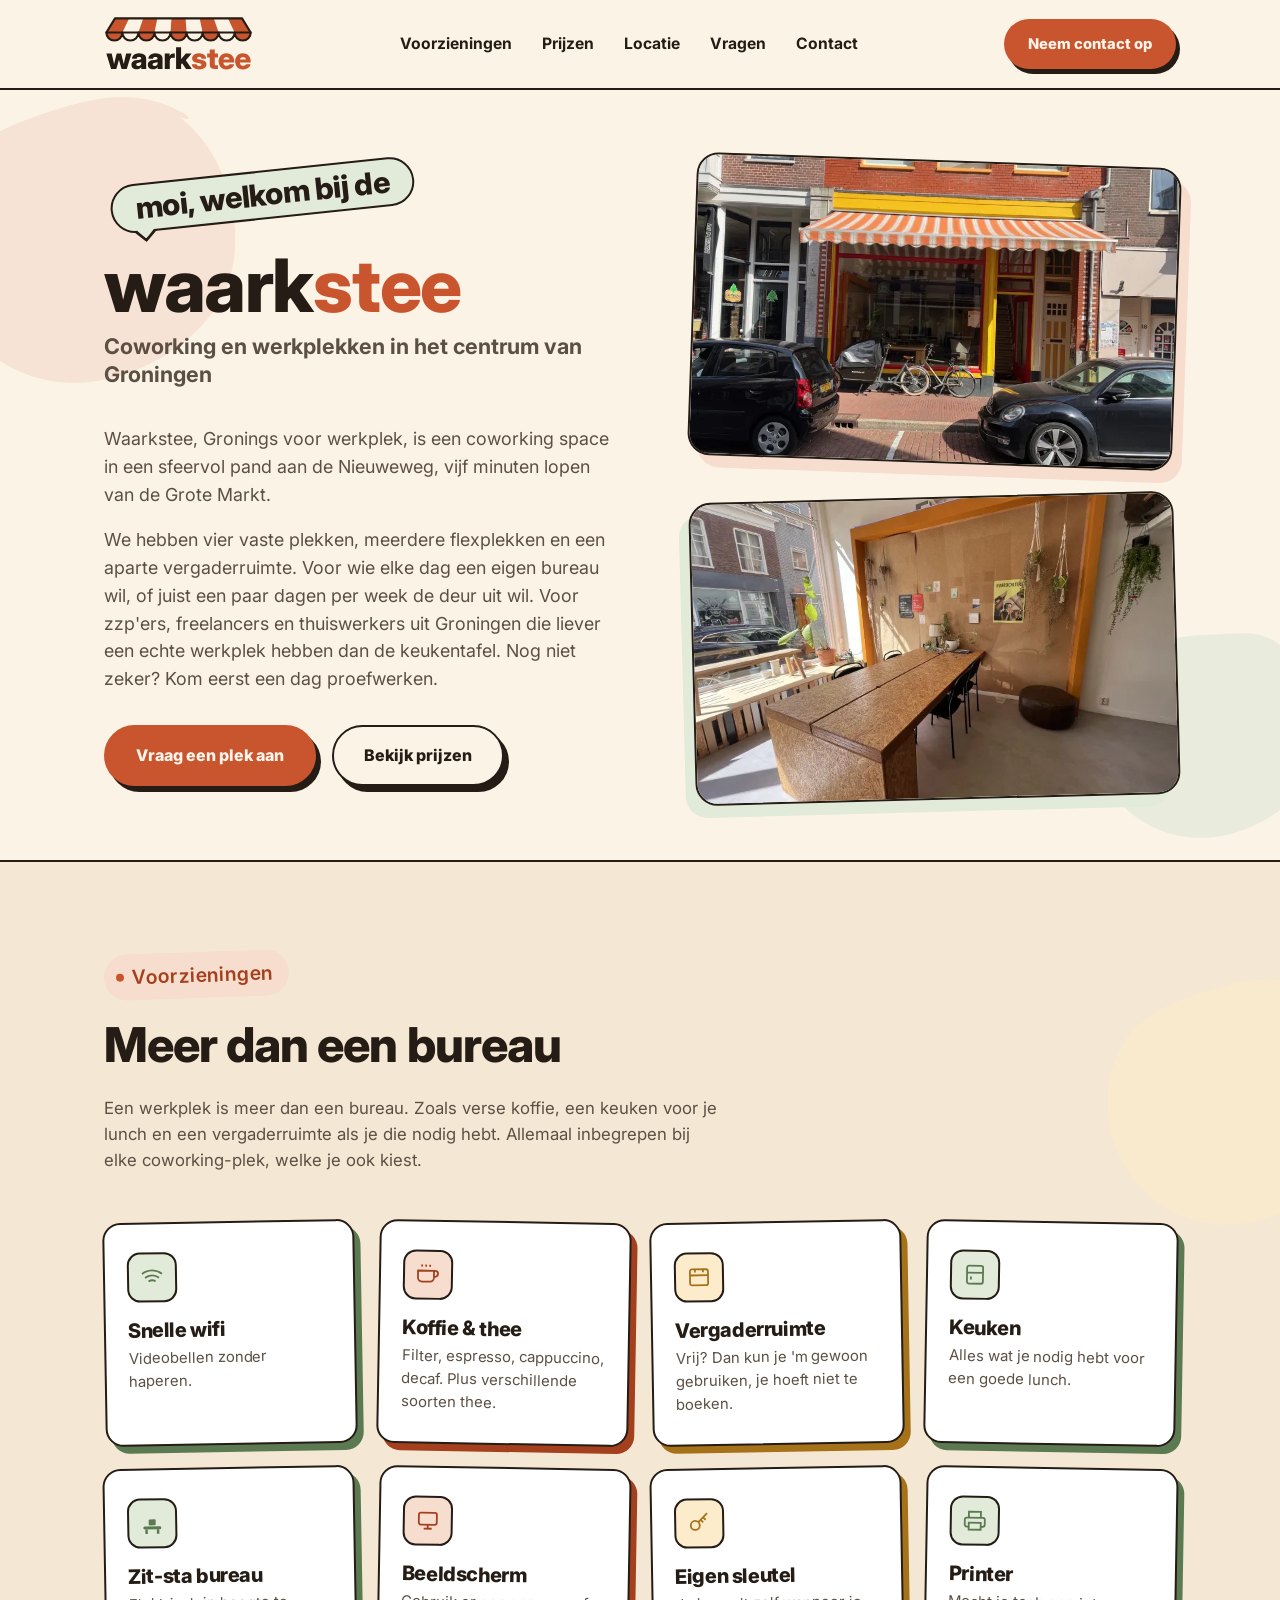
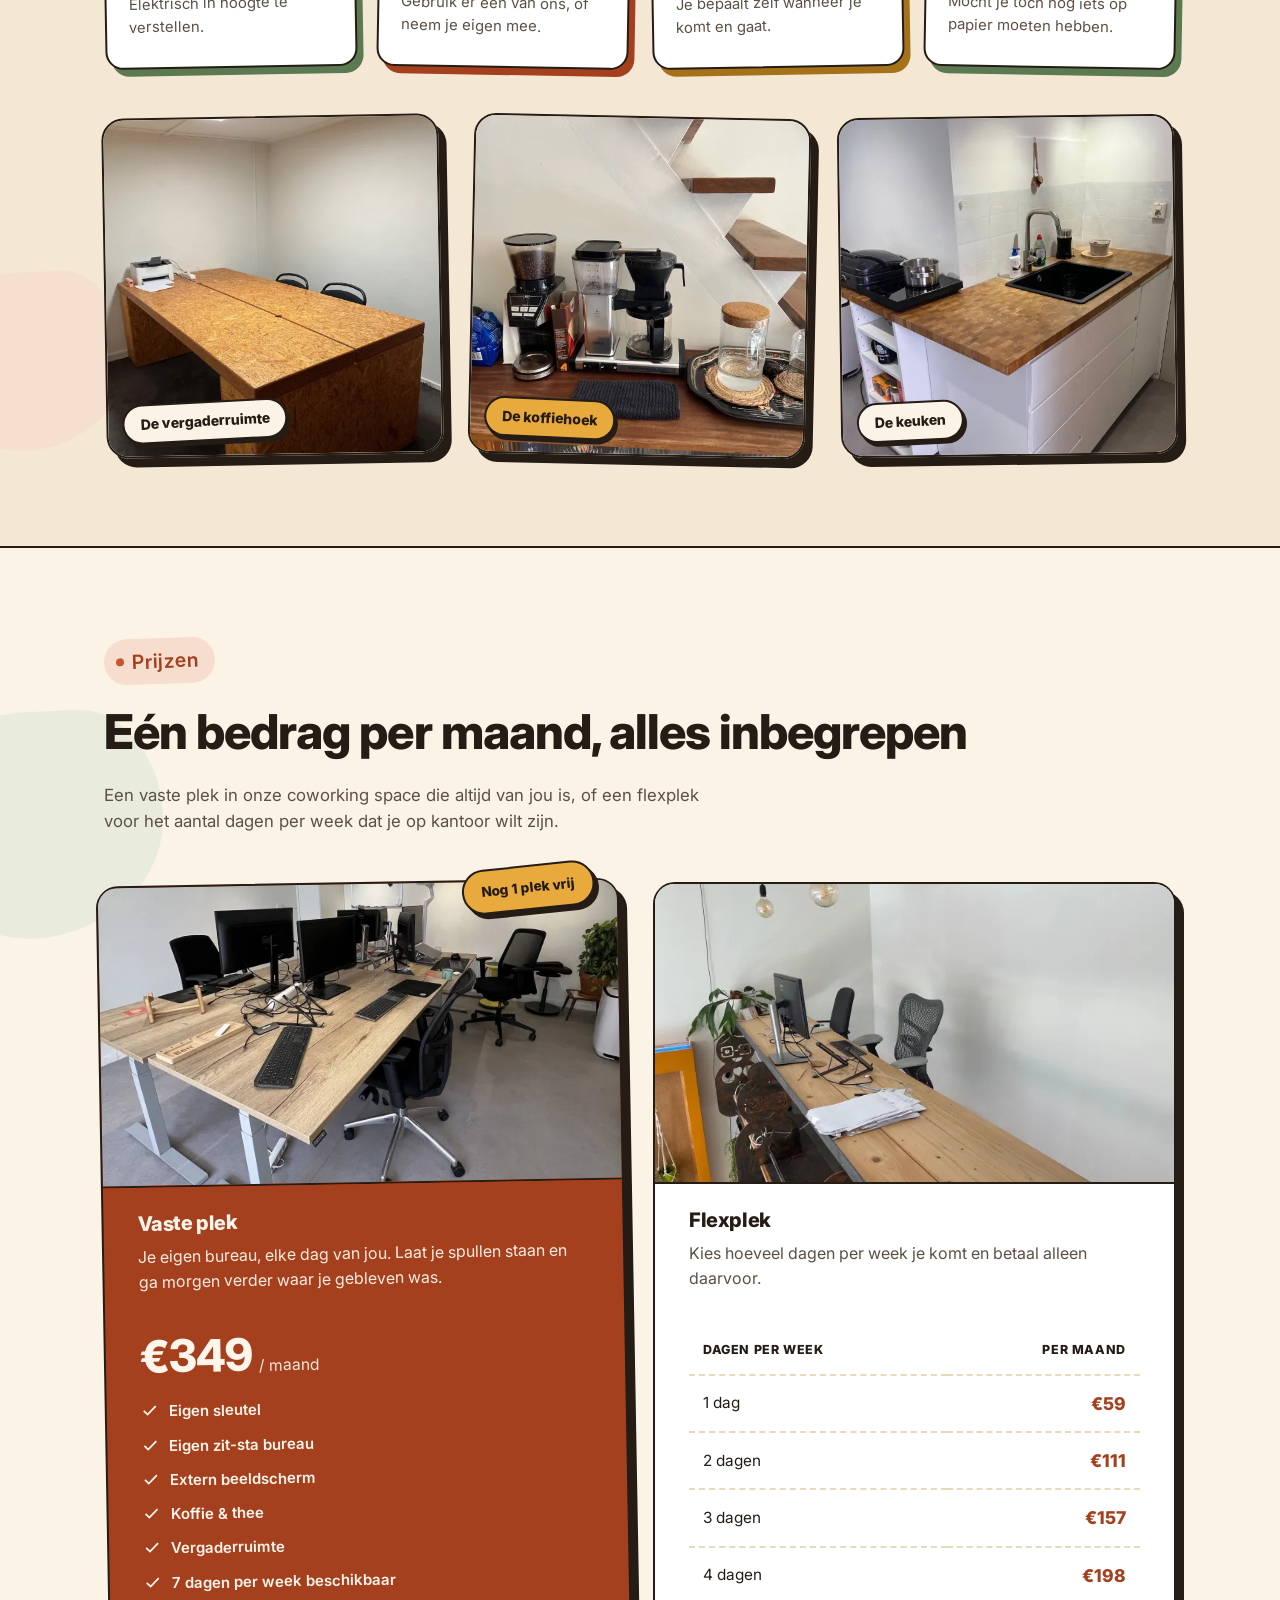
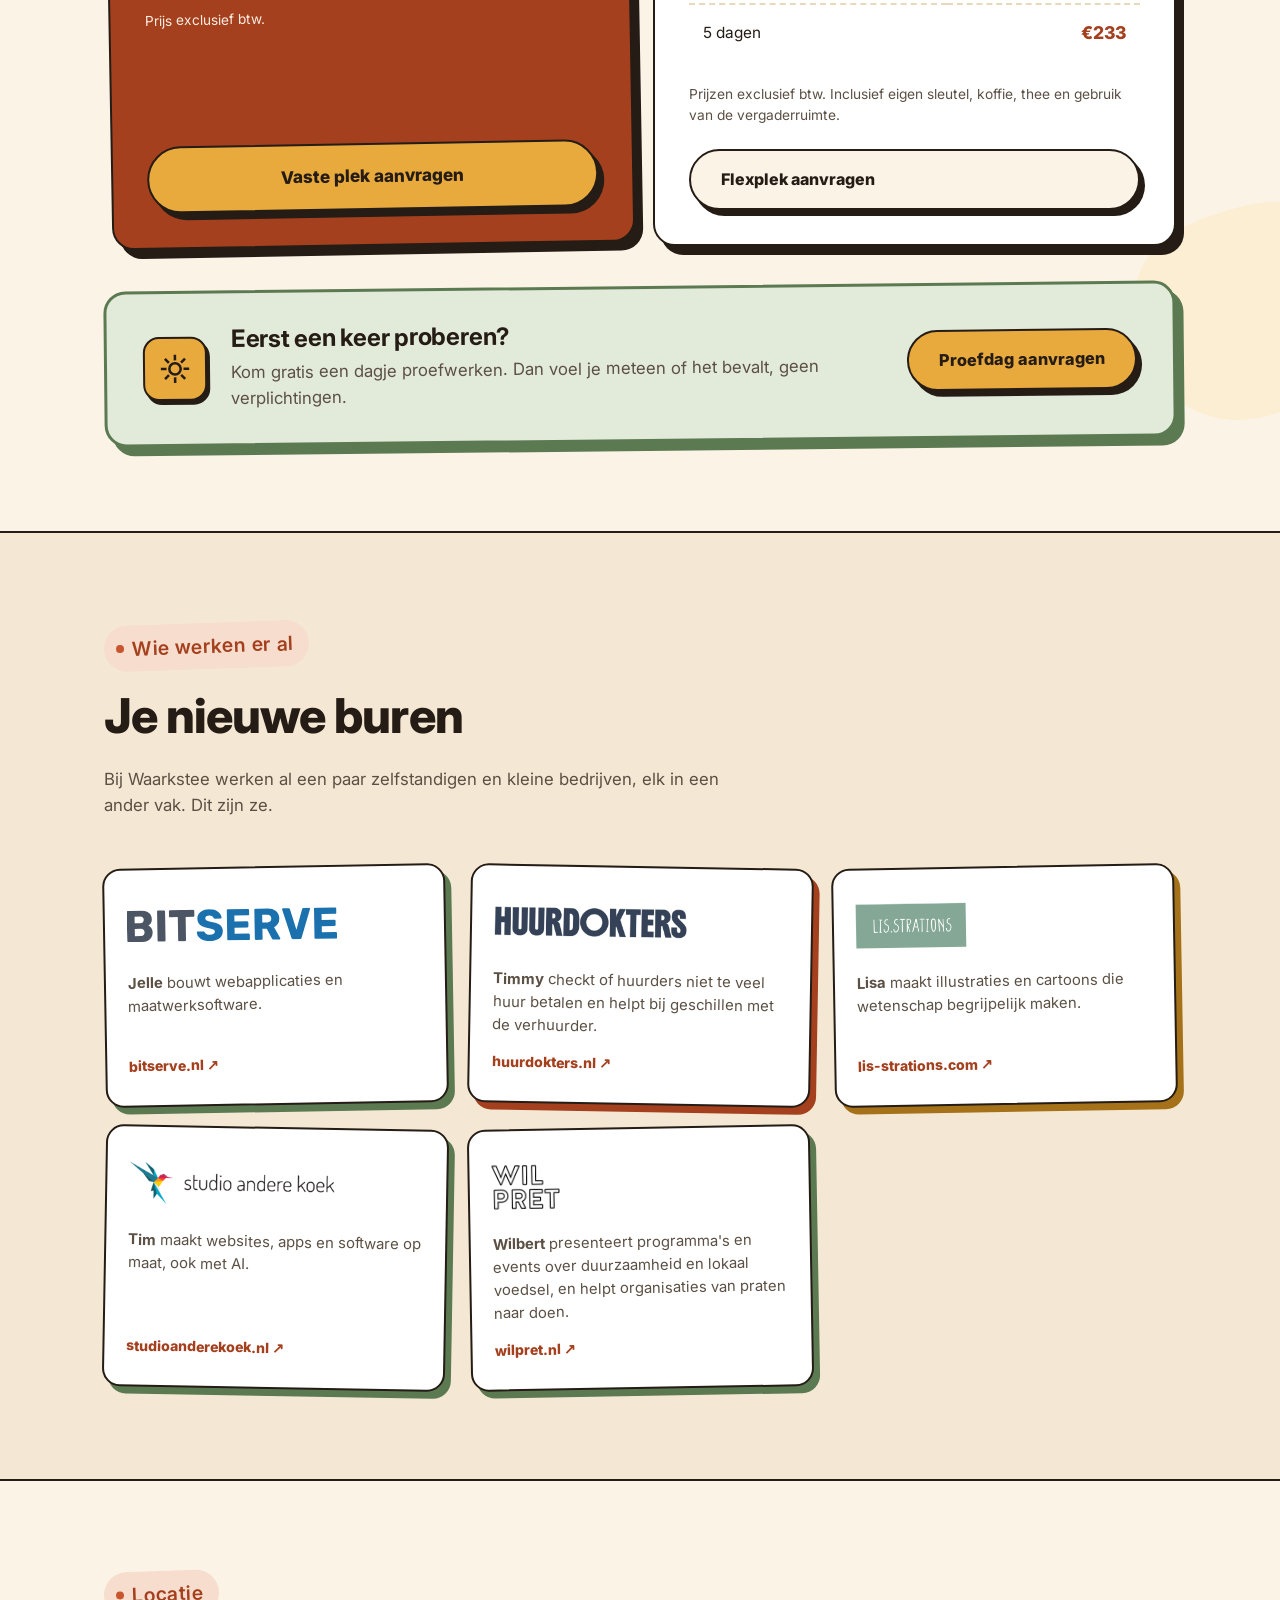
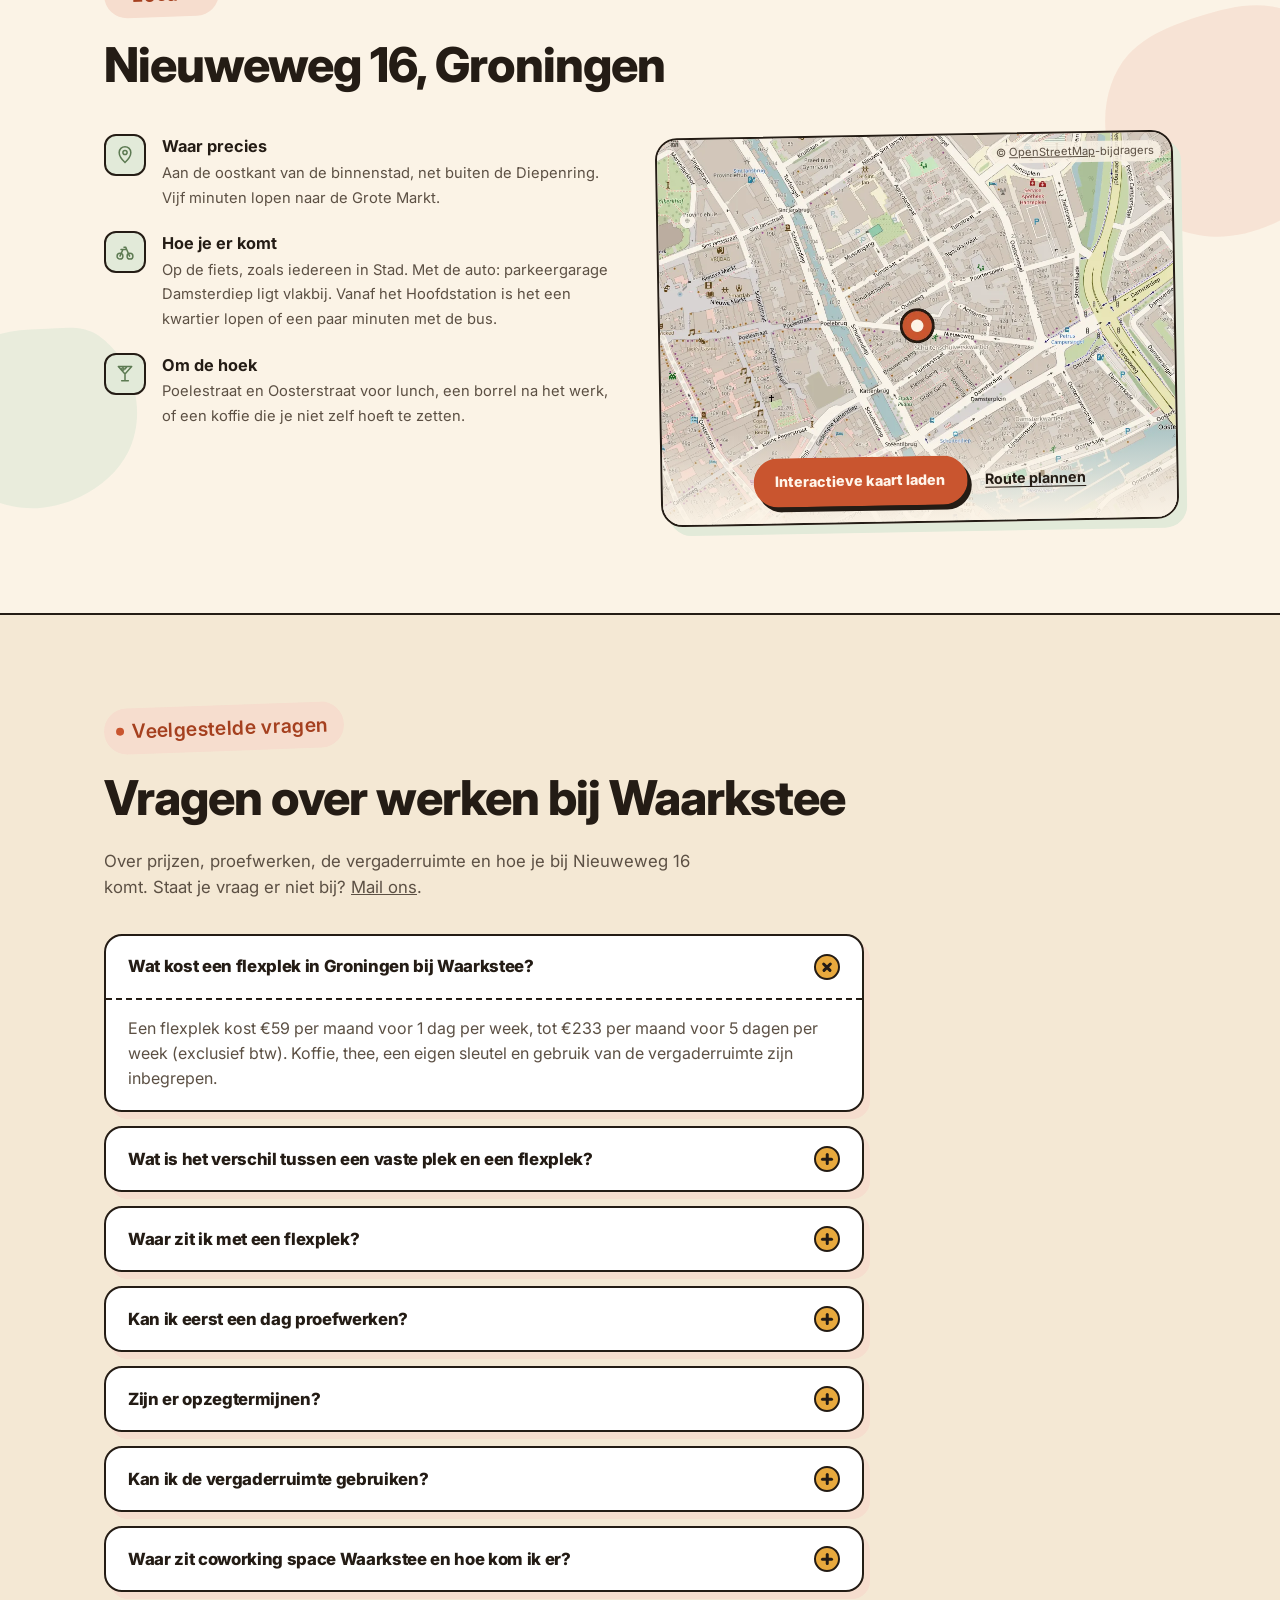
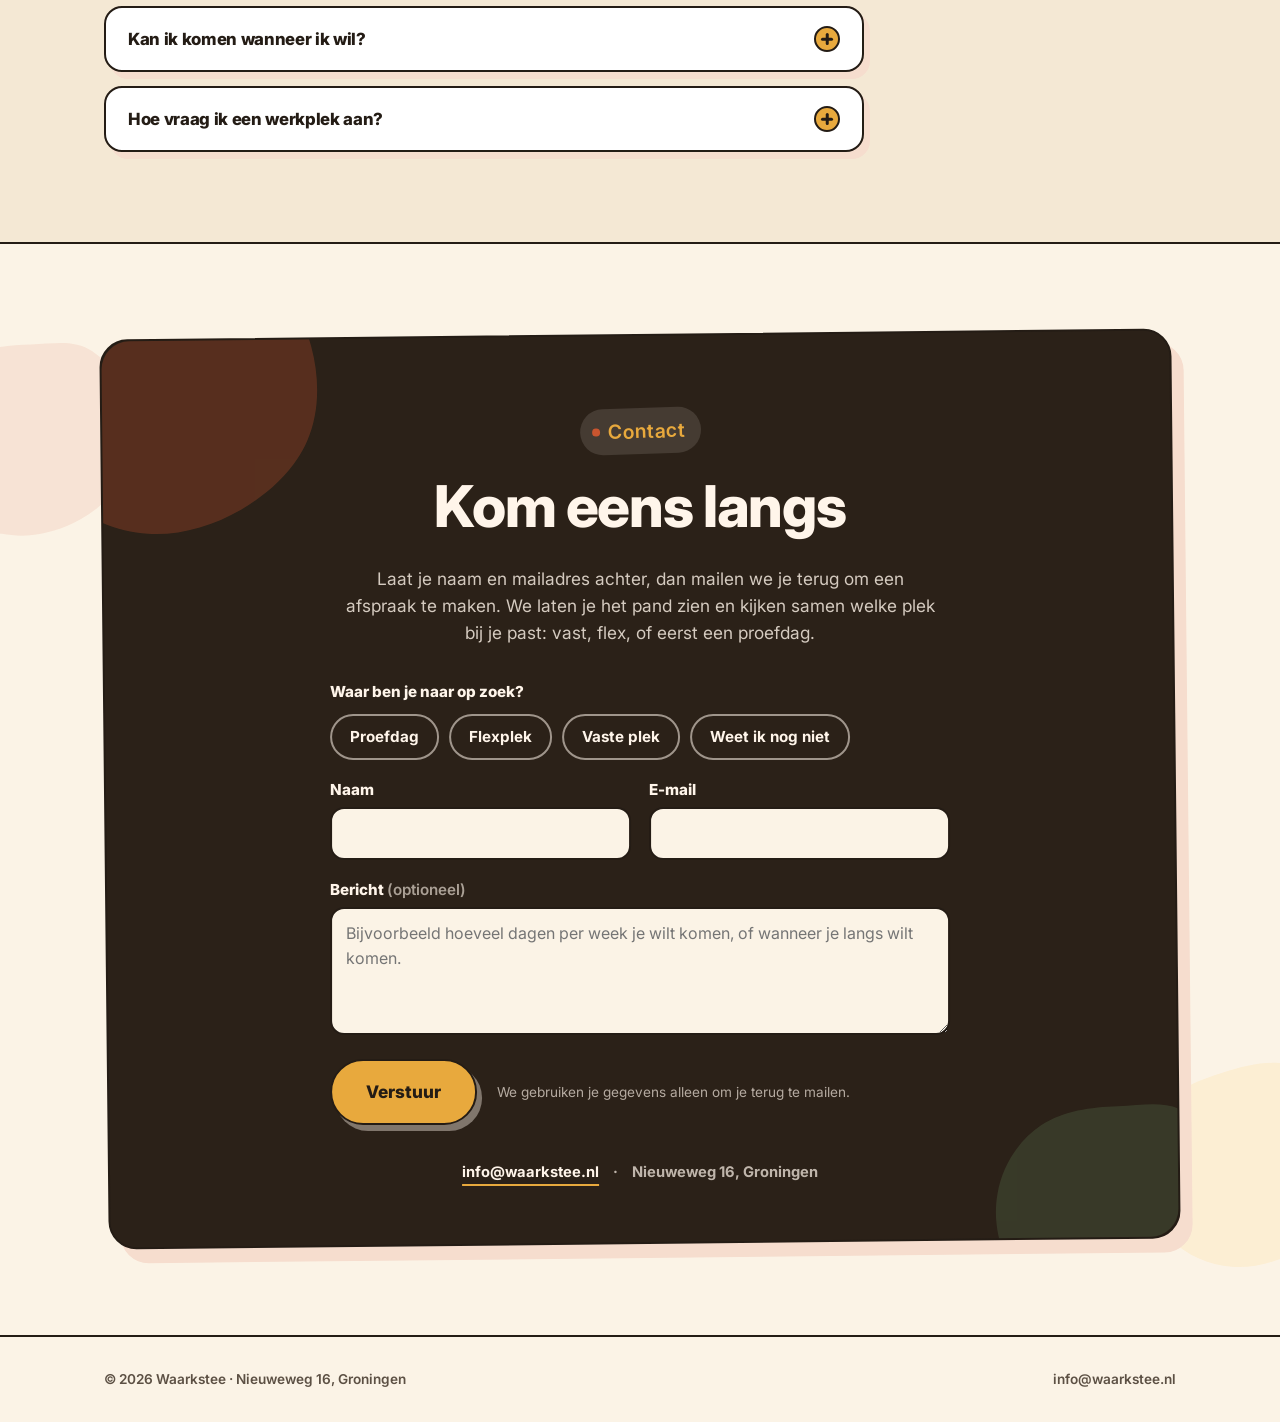
<file: index.html>
<!DOCTYPE html>
<html lang="nl">
<head>
<meta charset="UTF-8">
<meta name="viewport" content="width=device-width, initial-scale=1.0">
<title>Werkplek in Groningen centrum | Flexplek &amp; coworking – Waarkstee</title>
<meta name="description" content="Werkplek in Groningen centrum: kleine coworking space aan de Nieuweweg 16, 5 minuten van de Grote Markt. Flexplek vanaf €59, vaste plek €349 p/m. Gratis proefdag.">
<meta name="geo.region" content="NL-GR">
<meta name="geo.placename" content="Groningen">
<meta name="theme-color" content="#fbf3e6">
<link rel="canonical" href="https://waarkstee.nl/">

<!-- Social sharing -->
<meta property="og:type" content="website">
<meta property="og:locale" content="nl_NL">
<meta property="og:site_name" content="Waarkstee">
<meta property="og:title" content="Werkplek in Groningen centrum | Flexplek &amp; coworking – Waarkstee">
<meta property="og:description" content="Een kleine coworking space aan de Nieuweweg in Groningen, vijf minuten lopen van de Grote Markt. Vaste plek met zit-sta bureau of een flexplek voor zoveel dagen als jij wilt.">
<meta property="og:url" content="https://waarkstee.nl/">
<meta property="og:image" content="https://waarkstee.nl/img/og.jpg">
<meta property="og:image:width" content="1200">
<meta property="og:image:height" content="630">
<meta name="twitter:card" content="summary_large_image">

<link rel="icon" href="favicon.svg" type="image/svg+xml">
<link rel="icon" type="image/png" sizes="96x96" href="favicon-96.png">
<link rel="apple-touch-icon" href="img/apple-touch-icon.png">
<link rel="preload" href="fonts/inter.woff2" as="font" type="font/woff2" crossorigin>
<link rel="stylesheet" href="css/style.css?v=4">
<link rel="preload" as="image" type="image/webp" imagesrcset="img/eettafel-700.webp 700w, img/eettafel-1000.webp 1000w, img/eettafel-1400.webp 1400w" imagesizes="(min-width: 900px) 560px, 100vw">

<script type="application/ld+json">
{
  "@context": "https://schema.org",
  "@type": "LocalBusiness",
  "@id": "https://waarkstee.nl/#coworking",
  "additionalType": "https://www.wikidata.org/wiki/Q1088523",
  "name": "Waarkstee",
  "alternateName": "Waarkstee coworking Groningen",
  "description": "Kleine coworking space in het centrum van Groningen met vaste werkplekken, flexplekken en een vergaderruimte. Nieuweweg 16, vijf minuten lopen van de Grote Markt.",
  "email": "info@waarkstee.nl",
  "url": "https://waarkstee.nl/",
  "image": "https://waarkstee.nl/img/og.jpg",
  "logo": "https://waarkstee.nl/img/logo.png",
  "priceRange": "€59 - €349 per maand, exclusief btw",
  "currenciesAccepted": "EUR",
  "address": {
    "@type": "PostalAddress",
    "streetAddress": "Nieuweweg 16",
    "postalCode": "9711 TD",
    "addressLocality": "Groningen",
    "addressRegion": "Groningen",
    "addressCountry": "NL"
  },
  "geo": {
    "@type": "GeoCoordinates",
    "latitude": 53.2184,
    "longitude": 6.5744
  },
  "hasMap": "https://www.google.com/maps?q=Nieuweweg+16,+Groningen",
  "areaServed": { "@type": "City", "name": "Groningen" },
  "amenityFeature": [
    { "@type": "LocationFeatureSpecification", "name": "Snelle wifi", "value": true },
    { "@type": "LocationFeatureSpecification", "name": "Koffie en thee", "value": true },
    { "@type": "LocationFeatureSpecification", "name": "Vergaderruimte", "value": true },
    { "@type": "LocationFeatureSpecification", "name": "Keuken", "value": true },
    { "@type": "LocationFeatureSpecification", "name": "Zit-sta bureau", "value": true },
    { "@type": "LocationFeatureSpecification", "name": "Extern beeldscherm", "value": true },
    { "@type": "LocationFeatureSpecification", "name": "Eigen sleutel, 7 dagen per week toegang", "value": true },
    { "@type": "LocationFeatureSpecification", "name": "Printer", "value": true }
  ],
  "makesOffer": [
    {
      "@type": "Offer",
      "name": "Vaste werkplek",
      "description": "Eigen zit-sta bureau met extern beeldscherm, eigen sleutel, koffie, thee en gebruik van de vergaderruimte.",
      "price": "349",
      "priceCurrency": "EUR",
      "priceSpecification": { "@type": "UnitPriceSpecification", "price": "349", "priceCurrency": "EUR", "unitText": "per maand", "valueAddedTaxIncluded": false },
      "availability": "https://schema.org/LimitedAvailability",
      "url": "https://waarkstee.nl/#prijzen"
    },
    {
      "@type": "Offer",
      "name": "Flexplek",
      "description": "Flexwerkplek voor 1 tot 5 dagen per week, inclusief eigen sleutel, koffie, thee en vergaderruimte.",
      "priceSpecification": { "@type": "UnitPriceSpecification", "minPrice": "59", "maxPrice": "233", "priceCurrency": "EUR", "unitText": "per maand", "valueAddedTaxIncluded": false },
      "availability": "https://schema.org/InStock",
      "url": "https://waarkstee.nl/#prijzen"
    },
    {
      "@type": "Offer",
      "name": "Gratis proefdag",
      "price": "0",
      "priceCurrency": "EUR",
      "url": "https://waarkstee.nl/#contact"
    }
  ]
}
</script>
<script type="application/ld+json">
{
  "@context": "https://schema.org",
  "@type": "FAQPage",
  "mainEntity": [
    {
      "@type": "Question",
      "name": "Wat kost een flexplek in Groningen bij Waarkstee?",
      "acceptedAnswer": {
        "@type": "Answer",
        "text": "Een flexplek kost €59 per maand voor 1 dag per week, tot €233 per maand voor 5 dagen per week (exclusief btw). Koffie, thee, een eigen sleutel en gebruik van de vergaderruimte zijn inbegrepen."
      }
    },
    {
      "@type": "Question",
      "name": "Wat is het verschil tussen een vaste plek en een flexplek?",
      "acceptedAnswer": {
        "@type": "Answer",
        "text": "Bij een vaste plek (€349 per maand, exclusief btw) heb je je eigen zit-sta bureau met extern beeldscherm, 7 dagen per week. Je laat je spullen staan en gaat de volgende dag verder. Bij een flexplek kies je hoeveel dagen per week je komt en betaal je alleen daarvoor. Je hebt geen eigen bureau, maar pakt een vrije plek; een beeldscherm kun je van ons gebruiken."
      }
    },
    {
      "@type": "Question",
      "name": "Waar zit ik met een flexplek?",
      "acceptedAnswer": {
        "@type": "Answer",
        "text": "Je kiest zelf een vrije plek. Boven zijn drie flexplekken; je mag ook beneden aan de grote werktafel zitten. Let wel: die tafel is tijdens de lunch ook de eettafel."
      }
    },
    {
      "@type": "Question",
      "name": "Kan ik eerst een dag proefwerken?",
      "acceptedAnswer": {
        "@type": "Answer",
        "text": "Ja. Je kunt gratis een dag komen proefwerken, zonder verplichtingen. Vul het contactformulier onderaan de pagina in of mail naar info@waarkstee.nl, dan plannen we een dag in."
      }
    },
    {
      "@type": "Question",
      "name": "Zijn er contracten of opzegtermijnen?",
      "acceptedAnswer": {
        "@type": "Answer",
        "text": "Je betaalt per maand. Voor een vaste plek geldt een opzegtermijn van 3 maanden, voor een flexplek 1 maand. Vragen over de voorwaarden? Mail ons gerust."
      }
    },
    {
      "@type": "Question",
      "name": "Kan ik de vergaderruimte gebruiken?",
      "acceptedAnswer": {
        "@type": "Answer",
        "text": "Ja, de aparte vergaderruimte is inbegrepen bij zowel een vaste plek als een flexplek. Is hij vrij, dan kun je hem gewoon gebruiken; boeken hoeft niet."
      }
    },
    {
      "@type": "Question",
      "name": "Waar zit coworking space Waarkstee en hoe kom ik er?",
      "acceptedAnswer": {
        "@type": "Answer",
        "text": "Waarkstee zit aan de Nieuweweg 16 in het centrum van Groningen, vijf minuten lopen van de Grote Markt. Op de fiets is het makkelijkst. Met de auto kun je parkeren in parkeergarage Damsterdiep, vlakbij. Vanaf het Hoofdstation is het een kwartier lopen of een paar minuten met de bus."
      }
    },
    {
      "@type": "Question",
      "name": "Kan ik komen wanneer ik wil?",
      "acceptedAnswer": {
        "@type": "Answer",
        "text": "Ja. Iedereen krijgt een eigen sleutel, dus je bepaalt zelf wanneer je komt en gaat, ook in het weekend."
      }
    },
    {
      "@type": "Question",
      "name": "Hoe vraag ik een werkplek aan?",
      "acceptedAnswer": {
        "@type": "Answer",
        "text": "Vul het contactformulier onderaan de pagina in of mail naar info@waarkstee.nl. Dan laten we je het pand zien en kijken we samen welke plek bij je past: vast, flex, of eerst een proefdag."
      }
    }
  ]
}
</script>
</head>
<body>

<a class="skip-link" href="#top">Direct naar inhoud</a>

<header>
  <div class="nav">
    <a class="brand" href="#top">
      <img class="brand-logo" src="img/logo-wordmark.svg" alt="Waarkstee" width="635" height="238">
    </a>
    <nav aria-label="Hoofdmenu">
      <ul class="nav-links">
        <li><a href="#voorzieningen">Voorzieningen</a></li>
        <li><a href="#prijzen">Prijzen</a></li>
        <li><a href="#locatie">Locatie</a></li>
        <li><a href="#faq">Vragen</a></li>
        <li><a href="#contact">Contact</a></li>
      </ul>
    </nav>
    <a class="btn btn-primary nav-cta" href="#contact">Neem contact op</a>
    <button class="nav-toggle" type="button" aria-expanded="false" aria-controls="mobile-menu" aria-label="Menu openen">
      <svg class="icon-open" width="22" height="22" viewBox="0 0 24 24" fill="none" stroke="currentColor" stroke-width="2.5" stroke-linecap="round" aria-hidden="true"><path d="M4 7h16M4 12h16M4 17h16"/></svg>
      <svg class="icon-close" width="22" height="22" viewBox="0 0 24 24" fill="none" stroke="currentColor" stroke-width="2.5" stroke-linecap="round" aria-hidden="true"><path d="M6 6l12 12M18 6L6 18"/></svg>
    </button>
  </div>
  <nav id="mobile-menu" class="mobile-menu" aria-label="Mobiel menu">
    <ul>
      <li><a href="#voorzieningen">Voorzieningen</a></li>
      <li><a href="#prijzen">Prijzen</a></li>
      <li><a href="#locatie">Locatie</a></li>
        <li><a href="#faq">Vragen</a></li>
      <li><a href="#contact">Contact</a></li>
      <li><a class="btn btn-primary" href="#contact">Neem contact op</a></li>
    </ul>
  </nav>
</header>

<main id="top">

  <!-- HERO -->
  <section class="hero">
    <svg class="blob-bg" style="top:-60px; left:-120px; width:420px;" viewBox="0 0 200 200" xmlns="http://www.w3.org/2000/svg" aria-hidden="true">
      <path fill="#f6ddce" d="M42.8,-58.3C54.7,-49.6,62.7,-35.5,66.6,-20.4C70.5,-5.2,70.3,10.9,64.2,24.5C58.1,38.1,46.1,49.1,32.4,56.9C18.6,64.6,3.1,69,-12.1,67.9C-27.4,66.8,-42.4,60.2,-53.5,49C-64.6,37.9,-71.8,22.2,-73.2,5.9C-74.6,-10.4,-70.2,-27.3,-59.9,-38.9C-49.6,-50.5,-33.3,-56.8,-17.9,-61.6C-2.6,-66.5,12,-69.9,26.3,-67.1C40.5,-64.3,54.6,-55.2,42.8,-58.3Z" transform="translate(100 100)" />
    </svg>
    <svg class="blob-bg" style="bottom:-40px; right:-100px; width:340px;" viewBox="0 0 200 200" xmlns="http://www.w3.org/2000/svg" aria-hidden="true">
      <path fill="#e2ead9" d="M39.2,-51.5C50.5,-43.6,58.9,-30.9,62.6,-16.7C66.3,-2.6,65.3,13,58.9,25.9C52.5,38.9,40.6,49.2,26.9,55.8C13.2,62.4,-2.4,65.3,-17.6,62.4C-32.9,59.5,-47.8,50.7,-57.1,37.8C-66.4,24.8,-70,7.7,-67.1,-8C-64.3,-23.7,-54.8,-38,-42.3,-46C-29.7,-53.9,-14.9,-55.6,0.3,-56C15.4,-56.4,27.9,-59.3,39.2,-51.5Z" transform="translate(100 100)" />
    </svg>
    <div class="wrap hero-grid">
      <div>
        <h1>
          <span class="h1-pre"><span class="h1-rotate moi" data-rotate='["moi, welkom bij de","wordt dit ook jouw nieuwe","er is nog plek voor jou bij de"]'>moi, welkom bij de</span></span>
          waark<span class="h1-stee">stee</span>
          <span class="h1-sub">Coworking en werkplekken in het centrum van Groningen</span>
        </h1>
        <p style="font-size:1.12rem;max-width:46ch;">
          Waarkstee, Gronings voor werkplek, is een coworking space in een
          sfeervol pand aan de Nieuweweg, vijf minuten lopen van de
          Grote Markt.
        </p>
        <p style="font-size:1.12rem;max-width:46ch;">
          We hebben vier vaste plekken, meerdere flexplekken en een aparte vergaderruimte. Voor wie elke dag een eigen bureau wil, of
          juist een paar dagen per week de deur uit wil. Voor zzp'ers,
          freelancers en thuiswerkers uit Groningen die liever een echte
          werkplek hebben dan de keukentafel. Nog niet zeker? Kom eerst
          een dag proefwerken.
        </p>
        <div class="hero-actions">
          <a class="btn btn-primary" href="#contact">Vraag een plek aan</a>
          <a class="btn btn-ghost" href="#prijzen">Bekijk prijzen</a>
        </div>
      </div>
      <div class="hero-art">
<!--        <span class="sticker">Meerdere plekken vrij</span>-->
        <div class="hero-stack">
          <figure class="hero-photo hero-photo--gevel">
            <picture>
              <source type="image/webp" srcset="img/gevel-zonnescherm-700.webp 700w, img/gevel-zonnescherm-1000.webp 1000w, img/gevel-zonnescherm-1400.webp 1400w" sizes="(min-width: 900px) 560px, 100vw">
              <img src="img/gevel-zonnescherm.jpg" width="1400" height="1050" fetchpriority="high"
                   alt="De gevel van Nieuweweg 16 op een zonnige dag, met het gestreepte zonnescherm uitgeklapt en fietsen voor de deur.">
            </picture>
          </figure>
          <figure class="hero-photo hero-photo--tafel">
            <picture>
              <source type="image/webp" srcset="img/eettafel-700.webp 700w, img/eettafel-1000.webp 1000w, img/eettafel-1400.webp 1400w" sizes="(min-width: 900px) 560px, 100vw">
              <img src="img/eettafel.jpg" width="1400" height="1050"
                   alt="De voorruimte van Waarkstee: een grote houten eettafel voor een oranje prikbord met hangplanten, met zicht op de Nieuweweg.">
            </picture>
          </figure>
        </div>
      </div>
    </div>
  </section>

  <!-- VOORZIENINGEN -->
  <section id="voorzieningen" class="alt">
    <svg class="blob-bg" style="top:60px; right:-140px; width:360px;" viewBox="0 0 200 200" xmlns="http://www.w3.org/2000/svg" aria-hidden="true"><path fill="#fdeccb" d="M42.8,-58.3C54.7,-49.6,62.7,-35.5,66.6,-20.4C70.5,-5.2,70.3,10.9,64.2,24.5C58.1,38.1,46.1,49.1,32.4,56.9C18.6,64.6,3.1,69,-12.1,67.9C-27.4,66.8,-42.4,60.2,-53.5,49C-64.6,37.9,-71.8,22.2,-73.2,5.9C-74.6,-10.4,-70.2,-27.3,-59.9,-38.9C-49.6,-50.5,-33.3,-56.8,-17.9,-61.6C-2.6,-66.5,12,-69.9,26.3,-67.1C40.5,-64.3,54.6,-55.2,42.8,-58.3Z" transform="translate(100 100)"/></svg>
    <svg class="blob-bg" style="bottom:40px; left:-120px; width:300px;" viewBox="0 0 200 200" xmlns="http://www.w3.org/2000/svg" aria-hidden="true"><path fill="#f6ddce" d="M39.2,-51.5C50.5,-43.6,58.9,-30.9,62.6,-16.7C66.3,-2.6,65.3,13,58.9,25.9C52.5,38.9,40.6,49.2,26.9,55.8C13.2,62.4,-2.4,65.3,-17.6,62.4C-32.9,59.5,-47.8,50.7,-57.1,37.8C-66.4,24.8,-70,7.7,-67.1,-8C-64.3,-23.7,-54.8,-38,-42.3,-46C-29.7,-53.9,-14.9,-55.6,0.3,-56C15.4,-56.4,27.9,-59.3,39.2,-51.5Z" transform="translate(100 100)"/></svg>
    <div class="wrap">
      <span class="eyebrow"><span class="dot"></span>Voorzieningen</span>
      <h2>Meer dan een bureau</h2>
      <p style="max-width:56ch;font-size:1.05rem;">Een werkplek is meer dan een bureau. Zoals verse koffie, een keuken voor je lunch en een vergaderruimte als je die nodig hebt. Allemaal inbegrepen bij elke coworking-plek, welke je ook kiest.</p>

      <div class="grid-cards">
        <div class="card">
          <div class="icon" aria-hidden="true">
            <svg width="24" height="24" viewBox="0 0 24 24" fill="none" stroke="currentColor" stroke-width="1.8"><path d="M5 12.5a11 11 0 0 1 14 0M8.5 16a6.5 6.5 0 0 1 7 0M12 19.5h.01M2 8.5a16 16 0 0 1 20 0"/></svg>
          </div>
          <h3>Snelle wifi</h3>
          <p>Videobellen zonder haperen.</p>
        </div>
        <div class="card">
          <div class="icon" aria-hidden="true">
            <svg width="24" height="24" viewBox="0 0 24 24" fill="none" stroke="currentColor" stroke-width="1.8"><path d="M18 8h1a3 3 0 0 1 0 6h-1M2 8h16v7a4 4 0 0 1-4 4H6a4 4 0 0 1-4-4V8ZM6 2v2M10 2v2M14 2v2"/></svg>
          </div>
          <h3>Koffie &amp; thee</h3>
          <p>Filter, espresso, cappuccino, decaf. Plus verschillende soorten thee.</p>
        </div>
        <div class="card">
          <div class="icon" aria-hidden="true">
            <svg width="24" height="24" viewBox="0 0 24 24" fill="none" stroke="currentColor" stroke-width="1.8"><rect x="3" y="4" width="18" height="16" rx="2"/><path d="M3 10h18M8 4v3M16 4v3"/></svg>
          </div>
          <h3>Vergaderruimte</h3>
          <p>Vrij? Dan kun je 'm gewoon gebruiken, je hoeft niet te boeken.</p>
        </div>
        <div class="card">
          <div class="icon" aria-hidden="true">
            <svg width="24" height="24" viewBox="0 0 24 24" fill="none" stroke="currentColor" stroke-width="1.8"><rect x="4" y="3" width="16" height="18" rx="2"/><path d="M4 10h16M8 6.5h.01M8 14v3"/></svg>
          </div>
          <h3>Keuken</h3>
          <p>Alles wat je nodig hebt voor een goede lunch.</p>
        </div>
        <div class="card">
          <div class="icon" aria-hidden="true">
            <svg width="24" height="24" viewBox="0 0 24 24" fill="currentColor"><rect x="8.5" y="8" width="7" height="6" rx="1"/><rect x="3" y="15" width="18" height="3" rx="1.5"/><rect x="5" y="18" width="2.5" height="4.5"/><rect x="16.5" y="18" width="2.5" height="4.5"/></svg>
          </div>
          <h3>Zit-sta bureau</h3>
          <p>Elektrisch in hoogte te verstellen.</p>
        </div>
        <div class="card">
          <div class="icon" aria-hidden="true">
            <svg width="24" height="24" viewBox="0 0 24 24" fill="none" stroke="currentColor" stroke-width="1.8"><rect x="3" y="4" width="18" height="12" rx="2"/><path d="M8 20h8M12 16v4"/></svg>
          </div>
          <h3>Beeldscherm</h3>
          <p>Gebruik er een van ons, of neem je eigen mee.</p>
        </div>
        <div class="card">
          <div class="icon" aria-hidden="true">
            <svg width="24" height="24" viewBox="0 0 24 24" fill="none" stroke="currentColor" stroke-width="1.8"><circle cx="8" cy="14" r="4.5"/><path d="M11.2 10.8 20 2M16 6l2.5 2.5M13.5 8.5 16 11"/></svg>
          </div>
          <h3>Eigen sleutel</h3>
          <p>Je bepaalt zelf wanneer je komt en gaat.</p>
        </div>
        <div class="card">
          <div class="icon" aria-hidden="true">
            <svg width="24" height="24" viewBox="0 0 24 24" fill="none" stroke="currentColor" stroke-width="1.8"><path d="M6 9V3h12v6M6 18H4a2 2 0 0 1-2-2v-5a2 2 0 0 1 2-2h16a2 2 0 0 1 2 2v5a2 2 0 0 1-2 2h-2"/><rect x="6" y="14" width="12" height="7"/><path d="M18 12h.01"/></svg>
          </div>
          <h3>Printer</h3>
          <p>Mocht je toch nog iets op papier moeten hebben.</p>
        </div>
      </div>

      <div class="sfeer-row">
        <figure class="sfeer-photo">
          <picture>
            <source type="image/webp" srcset="img/vergaderruimte-700.webp 700w, img/vergaderruimte-1000.webp 1000w, img/vergaderruimte-1400.webp 1400w" sizes="(min-width: 900px) 380px, 100vw">
            <img src="img/vergaderruimte.jpg" width="1400" height="1050" loading="lazy"
               alt="De vergaderruimte: een aparte ruimte met een grote houten tafel en stoelen.">
          </picture>
          <figcaption class="sfeer-caption">De vergaderruimte</figcaption>
        </figure>
        <figure class="sfeer-photo">
          <picture>
            <source type="image/webp" srcset="img/koffie-700.webp 700w, img/koffie-1000.webp 1000w, img/koffie-1400.webp 1400w" sizes="(min-width: 900px) 380px, 100vw">
            <img src="img/koffie.jpg" width="1400" height="1050" loading="lazy"
               alt="De koffiehoek onder de trap: een koffiemolen, filtermachine en glazen op een dienblad.">
          </picture>
          <figcaption class="sfeer-caption sfeer-caption-alt">De koffiehoek</figcaption>
        </figure>
        <figure class="sfeer-photo">
          <picture>
            <source type="image/webp" srcset="img/keuken-700.webp 700w, img/keuken-1000.webp 1000w, img/keuken-1400.webp 1400w" sizes="(min-width: 900px) 380px, 100vw">
            <img src="img/keuken.jpg" width="1400" height="1050" loading="lazy"
               alt="De keuken: een houten aanrechtblad met spoelbak, inductiekookplaat en tosti-apparaat.">
          </picture>
          <figcaption class="sfeer-caption">De keuken</figcaption>
        </figure>
      </div>
    </div>
  </section>

  <!-- PRIJZEN -->
  <section id="prijzen">
    <svg class="blob-bg" style="top:80px; left:-150px; width:380px;" viewBox="0 0 200 200" xmlns="http://www.w3.org/2000/svg" aria-hidden="true"><path fill="#e2ead9" d="M39.2,-51.5C50.5,-43.6,58.9,-30.9,62.6,-16.7C66.3,-2.6,65.3,13,58.9,25.9C52.5,38.9,40.6,49.2,26.9,55.8C13.2,62.4,-2.4,65.3,-17.6,62.4C-32.9,59.5,-47.8,50.7,-57.1,37.8C-66.4,24.8,-70,7.7,-67.1,-8C-64.3,-23.7,-54.8,-38,-42.3,-46C-29.7,-53.9,-14.9,-55.6,0.3,-56C15.4,-56.4,27.9,-59.3,39.2,-51.5Z" transform="translate(100 100)"/></svg>
    <svg class="blob-bg" style="bottom:60px; right:-130px; width:320px;" viewBox="0 0 200 200" xmlns="http://www.w3.org/2000/svg" aria-hidden="true"><path fill="#fdeccb" d="M42.8,-58.3C54.7,-49.6,62.7,-35.5,66.6,-20.4C70.5,-5.2,70.3,10.9,64.2,24.5C58.1,38.1,46.1,49.1,32.4,56.9C18.6,64.6,3.1,69,-12.1,67.9C-27.4,66.8,-42.4,60.2,-53.5,49C-64.6,37.9,-71.8,22.2,-73.2,5.9C-74.6,-10.4,-70.2,-27.3,-59.9,-38.9C-49.6,-50.5,-33.3,-56.8,-17.9,-61.6C-2.6,-66.5,12,-69.9,26.3,-67.1C40.5,-64.3,54.6,-55.2,42.8,-58.3Z" transform="translate(100 100)"/></svg>
    <div class="wrap">
      <span class="eyebrow"><span class="dot"></span>Prijzen</span>
      <h2>Eén bedrag per maand, alles inbegrepen</h2>
      <p style="max-width:56ch;font-size:1.05rem;">Een vaste plek in onze coworking space die altijd van jou is, of een flexplek voor het aantal dagen per week dat je op kantoor wilt zijn.</p>

      <div class="price-grid">
        <div class="price-card featured">
          <span class="sticker price-sticker">Nog 1 plek vrij</span>
          <div class="price-photo">
            <picture>
              <source type="image/webp" srcset="img/werkplekken-700.webp 700w, img/werkplekken-1000.webp 1000w, img/werkplekken-1400.webp 1400w" sizes="(min-width: 900px) 520px, 100vw">
              <img src="img/werkplekken.jpg" width="1400" height="1866" loading="lazy" style="object-position:center 62%;"
                 alt="De werkruimte met houten zit-sta bureaus, beeldschermen en bureaustoelen.">
            </picture>
          </div>
          <h3>Vaste plek</h3>
          <p>Je eigen bureau, elke dag van jou. Laat je spullen staan en ga morgen verder waar je gebleven was.</p>
          <div class="price-tag">
            <span class="amount">€349</span>
            <span class="period">/ maand</span>
          </div>
          <ul class="feature-list">
            <li><svg width="18" height="18" viewBox="0 0 24 24" fill="none" stroke="currentColor" stroke-width="2.4" aria-hidden="true"><polyline points="20 6 9 17 4 12"/></svg> Eigen sleutel</li>
            <li><svg width="18" height="18" viewBox="0 0 24 24" fill="none" stroke="currentColor" stroke-width="2.4" aria-hidden="true"><polyline points="20 6 9 17 4 12"/></svg> Eigen zit-sta bureau</li>
            <li><svg width="18" height="18" viewBox="0 0 24 24" fill="none" stroke="currentColor" stroke-width="2.4" aria-hidden="true"><polyline points="20 6 9 17 4 12"/></svg> Extern beeldscherm</li>
            <li><svg width="18" height="18" viewBox="0 0 24 24" fill="none" stroke="currentColor" stroke-width="2.4" aria-hidden="true"><polyline points="20 6 9 17 4 12"/></svg> Koffie &amp; thee</li>
            <li><svg width="18" height="18" viewBox="0 0 24 24" fill="none" stroke="currentColor" stroke-width="2.4" aria-hidden="true"><polyline points="20 6 9 17 4 12"/></svg> Vergaderruimte</li>
            <li><svg width="18" height="18" viewBox="0 0 24 24" fill="none" stroke="currentColor" stroke-width="2.4" aria-hidden="true"><polyline points="20 6 9 17 4 12"/></svg> 7 dagen per week beschikbaar</li>
          </ul>
          <div class="price-note">Prijs exclusief btw.</div>
          <a class="btn btn-primary" href="#contact" data-interesse="Vaste plek">Vaste plek aanvragen</a>
        </div>

        <div class="price-card">
<!--          <span class="sticker price-sticker">Meerdere plekken vrij</span>-->
          <div class="price-photo">
            <picture>
              <source type="image/webp" srcset="img/flexplekken-700.webp 700w, img/flexplekken-1000.webp 1000w, img/flexplekken-1400.webp 1400w" sizes="(min-width: 900px) 520px, 100vw">
              <img src="img/flexplekken.jpg" width="1400" height="1050" loading="lazy"
                 alt="De flexplekken: een lange houten tafel met beeldschermen en bureaustoelen onder hanglampen.">
            </picture>
          </div>
          <h3>Flexplek</h3>
          <p>Kies hoeveel dagen per week je komt en betaal alleen daarvoor.</p>
          <table class="flex-table">
            <thead>
              <tr><th scope="col">Dagen per week</th><th scope="col" style="text-align:right;">Per maand</th></tr>
            </thead>
            <tbody>
              <tr><td>1 dag</td><td class="amount-cell">€59</td></tr>
              <tr><td>2 dagen</td><td class="amount-cell">€111</td></tr>
              <tr><td>3 dagen</td><td class="amount-cell">€157</td></tr>
              <tr><td>4 dagen</td><td class="amount-cell">€198</td></tr>
              <tr><td>5 dagen</td><td class="amount-cell">€233</td></tr>
            </tbody>
          </table>
          <div class="price-note">Prijzen exclusief btw. Inclusief eigen sleutel, koffie, thee en gebruik van de vergaderruimte.</div>
          <a class="btn btn-ghost" href="#contact" data-interesse="Flexplek">Flexplek aanvragen</a>
        </div>
      </div>

      <div class="trial-banner">
        <div class="trial-banner-icon" aria-hidden="true">
          <svg width="26" height="26" viewBox="0 0 24 24" fill="none" stroke="currentColor" stroke-width="1.8"><path d="M12 2v4M12 18v4M4.9 4.9l2.8 2.8M16.3 16.3l2.8 2.8M2 12h4M18 12h4M4.9 19.1l2.8-2.8M16.3 7.7l2.8-2.8"/><circle cx="12" cy="12" r="4"/></svg>
        </div>
        <div class="trial-banner-text">
          <strong>Eerst een keer proberen?</strong>
          <span>Kom gratis een dagje proefwerken. Dan voel je meteen of het bevalt, geen verplichtingen.</span>
        </div>
        <a class="btn btn-ghost" href="#contact" data-interesse="Proefdag">Proefdag aanvragen</a>
      </div>
    </div>
  </section>

  <!-- BUREN: bedrijven die al bij Waarkstee werken -->
  <section id="buren" class="alt">
    <div class="wrap">
      <span class="eyebrow"><span class="dot"></span>Wie werken er al</span>
      <h2>Je nieuwe buren</h2>
      <p style="max-width:56ch;font-size:1.05rem;">Bij Waarkstee werken al een paar zelfstandigen en kleine bedrijven, elk in een ander vak. Dit zijn ze.</p>

      <div class="grid-buren">
        <a class="card buur" href="https://bitserve.nl" target="_blank" rel="noopener">
          <span class="buur-logo"><img src="img/buren/bitserve.svg" width="487" height="72" alt="BITSERVE" loading="lazy"></span>
          <p><strong>Jelle</strong> bouwt webapplicaties en maatwerksoftware.</p>
          <span class="buur-link">bitserve.nl</span>
        </a>
        <a class="card buur" href="https://huurdokters.nl" target="_blank" rel="noopener">
          <span class="buur-logo"><img src="img/buren/huurdokters.png" width="600" height="137" alt="Huurdokters" loading="lazy"></span>
          <p><strong>Timmy</strong> checkt of huurders niet te veel huur betalen en helpt bij geschillen met de verhuurder.</p>
          <span class="buur-link">huurdokters.nl</span>
        </a>
        <a class="card buur" href="https://www.lis-strations.com/" target="_blank" rel="noopener">
          <span class="buur-logo"><img src="img/buren/lis-strations.png" width="400" height="160" alt="lis.strations" loading="lazy"></span>
          <p><strong>Lisa</strong> maakt illustraties en cartoons die wetenschap begrijpelijk maken.</p>
          <span class="buur-link">lis-strations.com</span>
        </a>
        <a class="card buur" href="https://studioanderekoek.nl" target="_blank" rel="noopener">
          <span class="buur-logo"><img src="img/buren/studioanderekoek.png" width="600" height="119" alt="studio andere koek" loading="lazy"></span>
          <p><strong>Tim</strong> maakt websites, apps en software op maat, ook met AI.</p>
          <span class="buur-link">studioanderekoek.nl</span>
        </a>
        <a class="card buur" href="https://wilpret.nl" target="_blank" rel="noopener">
          <span class="buur-logo"><img src="img/buren/wilpret.png" width="300" height="193" alt="Wilpret" loading="lazy"></span>
          <p><strong>Wilbert</strong> presenteert programma's en events over duurzaamheid en lokaal voedsel, en helpt organisaties van praten naar doen.</p>
          <span class="buur-link">wilpret.nl</span>
        </a>
      </div>
    </div>
  </section>

  <!-- LOCATIE -->
  <section id="locatie">
    <svg class="blob-bg" style="top:70px; right:-120px; width:340px;" viewBox="0 0 200 200" xmlns="http://www.w3.org/2000/svg" aria-hidden="true"><path fill="#f6ddce" d="M42.8,-58.3C54.7,-49.6,62.7,-35.5,66.6,-20.4C70.5,-5.2,70.3,10.9,64.2,24.5C58.1,38.1,46.1,49.1,32.4,56.9C18.6,64.6,3.1,69,-12.1,67.9C-27.4,66.8,-42.4,60.2,-53.5,49C-64.6,37.9,-71.8,22.2,-73.2,5.9C-74.6,-10.4,-70.2,-27.3,-59.9,-38.9C-49.6,-50.5,-33.3,-56.8,-17.9,-61.6C-2.6,-66.5,12,-69.9,26.3,-67.1C40.5,-64.3,54.6,-55.2,42.8,-58.3Z" transform="translate(100 100)"/></svg>
    <svg class="blob-bg" style="bottom:50px; left:-110px; width:300px;" viewBox="0 0 200 200" xmlns="http://www.w3.org/2000/svg" aria-hidden="true"><path fill="#e2ead9" d="M39.2,-51.5C50.5,-43.6,58.9,-30.9,62.6,-16.7C66.3,-2.6,65.3,13,58.9,25.9C52.5,38.9,40.6,49.2,26.9,55.8C13.2,62.4,-2.4,65.3,-17.6,62.4C-32.9,59.5,-47.8,50.7,-57.1,37.8C-66.4,24.8,-70,7.7,-67.1,-8C-64.3,-23.7,-54.8,-38,-42.3,-46C-29.7,-53.9,-14.9,-55.6,0.3,-56C15.4,-56.4,27.9,-59.3,39.2,-51.5Z" transform="translate(100 100)"/></svg>
    <div class="wrap">
      <span class="eyebrow"><span class="dot"></span>Locatie</span>
      <h2>Nieuweweg 16, Groningen</h2>

      <div class="loc-grid">
        <div>
          <div class="addr-row">
            <div class="icon" aria-hidden="true"><svg width="20" height="20" viewBox="0 0 24 24" fill="none" stroke="currentColor" stroke-width="1.8"><path d="M12 21s7-6.5 7-12a7 7 0 0 0-14 0c0 5.5 7 12 7 12Z"/><circle cx="12" cy="9" r="2.5"/></svg></div>
            <div><strong>Waar precies</strong><span>Aan de oostkant van de binnenstad, net buiten de Diepenring. Vijf minuten lopen naar de Grote Markt.</span></div>
          </div>
          <div class="addr-row">
            <div class="icon" aria-hidden="true"><svg width="20" height="20" viewBox="0 0 24 24" fill="none" stroke="currentColor" stroke-width="1.8" stroke-linecap="round" stroke-linejoin="round"><circle cx="6" cy="17" r="3.5"/><circle cx="18" cy="17" r="3.5"/><path d="M6 17l3.5-8h4.5l3.5 8M9.5 9H7.2M14 9l-1.2-2.8h-2"/></svg></div>
            <div><strong>Hoe je er komt</strong><span>Op de fiets, zoals iedereen in Stad. Met de auto: parkeergarage Damsterdiep ligt vlakbij. Vanaf het Hoofdstation is het een kwartier lopen of een paar minuten met de bus.</span></div>
          </div>
          <div class="addr-row">
            <div class="icon" aria-hidden="true"><svg width="20" height="20" viewBox="0 0 24 24" fill="none" stroke="currentColor" stroke-width="1.8" stroke-linecap="round" stroke-linejoin="round"><path d="M4 3h16l-8 9-8-9ZM12 12v8M8 20h8M14.5 3l-2.5 3"/><circle cx="9.5" cy="6" r="1.4"/></svg></div>
            <div><strong>Om de hoek</strong><span>Poelestraat en Oosterstraat voor lunch, een borrel na het werk, of een koffie die je niet zelf hoeft te zetten.</span></div>
          </div>
        </div>
        <div class="map-frame" data-map-src="https://www.google.com/maps?q=Nieuweweg+16,+Groningen&output=embed">
          <picture>
            <source type="image/webp" srcset="img/kaart-nieuweweg16.webp">
            <img class="map-static" src="img/kaart-nieuweweg16.jpg" width="1000" height="750" loading="lazy"
                 alt="Kaart van het centrum van Groningen met een markering op Nieuweweg 16, tussen de Grote Markt en het Damsterdiep.">
          </picture>
          <div class="map-overlay">
            <button type="button" class="btn btn-primary map-load">Interactieve kaart laden</button>
            <a class="map-route" href="https://www.google.com/maps/dir/?api=1&amp;destination=Nieuweweg+16,+Groningen" target="_blank" rel="noopener">Route plannen</a>
          </div>
          <small class="map-credit">&copy; <a href="https://www.openstreetmap.org/copyright" target="_blank" rel="noopener">OpenStreetMap</a>-bijdragers</small>
        </div>
        </div>
      </div>
    </div>
  </section>

  <!-- FAQ -->
  <section id="faq" class="alt">
    <div class="wrap">
      <span class="eyebrow"><span class="dot"></span>Veelgestelde vragen</span>
      <h2>Vragen over werken bij Waarkstee</h2>
      <p style="max-width:56ch;font-size:1.05rem;">Over prijzen, proefwerken, de vergaderruimte en hoe je bij Nieuweweg 16 komt. Staat je vraag er niet bij? <a href="mailto:info@waarkstee.nl">Mail ons</a>.</p>
      <div class="faq-list">
        <details class="faq-item" open>
          <summary><h3>Wat kost een flexplek in Groningen bij Waarkstee?</h3><span class="faq-chevron" aria-hidden="true"></span></summary>
          <div class="faq-answer"><p>Een flexplek kost €59 per maand voor 1 dag per week, tot €233 per maand voor 5 dagen per week (exclusief btw). Koffie, thee, een eigen sleutel en gebruik van de vergaderruimte zijn inbegrepen.</p></div>
        </details>
        <details class="faq-item">
          <summary><h3>Wat is het verschil tussen een vaste plek en een flexplek?</h3><span class="faq-chevron" aria-hidden="true"></span></summary>
          <div class="faq-answer"><p>Bij een vaste plek (€349 per maand, exclusief btw) heb je je eigen zit-sta bureau met extern beeldscherm, 7 dagen per week. Je kan je spullen laten staan. Bij een flexplek kies je hoeveel dagen per week je komt en betaal je alleen daarvoor. Je hebt geen eigen bureau, maar pakt een vrije plek; een beeldscherm kun je van ons gebruiken.</p></div>
        </details>
        <details class="faq-item">
          <summary><h3>Waar zit ik met een flexplek?</h3><span class="faq-chevron" aria-hidden="true"></span></summary>
          <div class="faq-answer"><p>Je kiest zelf een vrije plek. Boven zijn drie flexplekken; je mag ook beneden aan de grote werktafel in de voorruimte zitten. Let wel: die tafel is tijdens de lunch ook de eettafel.</p></div>
        </details>
        <details class="faq-item">
          <summary><h3>Kan ik eerst een dag proefwerken?</h3><span class="faq-chevron" aria-hidden="true"></span></summary>
          <div class="faq-answer"><p>Ja. Je kunt gratis een dag komen proefwerken, zonder verplichtingen. Vul het contactformulier onderaan de pagina in of mail naar info@waarkstee.nl, dan plannen we een dag in.</p></div>
        </details>
        <details class="faq-item">
          <summary><h3>Zijn er opzegtermijnen?</h3><span class="faq-chevron" aria-hidden="true"></span></summary>
          <div class="faq-answer"><p>Voor een vaste plek geldt een opzegtermijn van 3 maanden, voor een flexplek 1 maand. Vragen over de voorwaarden? Mail ons gerust.</p></div>
        </details>
        <details class="faq-item">
          <summary><h3>Kan ik de vergaderruimte gebruiken?</h3><span class="faq-chevron" aria-hidden="true"></span></summary>
          <div class="faq-answer"><p>Ja, de aparte vergaderruimte is inbegrepen bij zowel een vaste plek als een flexplek. Is hij vrij, dan kun je hem gewoon gebruiken; boeken hoeft niet.</p></div>
        </details>
        <details class="faq-item">
          <summary><h3>Waar zit coworking space Waarkstee en hoe kom ik er?</h3><span class="faq-chevron" aria-hidden="true"></span></summary>
          <div class="faq-answer"><p>Waarkstee zit aan de Nieuweweg 16 in het centrum van Groningen, vijf minuten lopen van de Grote Markt. Op de fiets is het makkelijkst. Met de auto kun je parkeren in parkeergarage Damsterdiep, vlakbij. Vanaf het Hoofdstation is het een kwartier lopen of een paar minuten met de bus.</p></div>
        </details>
        <details class="faq-item">
          <summary><h3>Kan ik komen wanneer ik wil?</h3><span class="faq-chevron" aria-hidden="true"></span></summary>
          <div class="faq-answer"><p>Ja. Iedereen krijgt een eigen sleutel, dus je bepaalt zelf wanneer je komt en gaat, ook in het weekend.</p></div>
        </details>
        <details class="faq-item">
          <summary><h3>Hoe vraag ik een werkplek aan?</h3><span class="faq-chevron" aria-hidden="true"></span></summary>
          <div class="faq-answer"><p>Vul het contactformulier onderaan de pagina in of mail naar info@waarkstee.nl. Dan laten we je het pand zien en kijken we samen welke plek bij je past: vast, flex, of eerst een proefdag.</p></div>
        </details>
      </div>
    </div>
  </section>

  <!-- CONTACT / CTA -->
  <section id="contact">
    <svg class="blob-bg" style="top:30px; left:-130px; width:320px;" viewBox="0 0 200 200" xmlns="http://www.w3.org/2000/svg" aria-hidden="true"><path fill="#f6ddce" d="M39.2,-51.5C50.5,-43.6,58.9,-30.9,62.6,-16.7C66.3,-2.6,65.3,13,58.9,25.9C52.5,38.9,40.6,49.2,26.9,55.8C13.2,62.4,-2.4,65.3,-17.6,62.4C-32.9,59.5,-47.8,50.7,-57.1,37.8C-66.4,24.8,-70,7.7,-67.1,-8C-64.3,-23.7,-54.8,-38,-42.3,-46C-29.7,-53.9,-14.9,-55.6,0.3,-56C15.4,-56.4,27.9,-59.3,39.2,-51.5Z" transform="translate(100 100)"/></svg>
    <svg class="blob-bg" style="bottom:20px; right:-120px; width:300px;" viewBox="0 0 200 200" xmlns="http://www.w3.org/2000/svg" aria-hidden="true"><path fill="#fdeccb" d="M42.8,-58.3C54.7,-49.6,62.7,-35.5,66.6,-20.4C70.5,-5.2,70.3,10.9,64.2,24.5C58.1,38.1,46.1,49.1,32.4,56.9C18.6,64.6,3.1,69,-12.1,67.9C-27.4,66.8,-42.4,60.2,-53.5,49C-64.6,37.9,-71.8,22.2,-73.2,5.9C-74.6,-10.4,-70.2,-27.3,-59.9,-38.9C-49.6,-50.5,-33.3,-56.8,-17.9,-61.6C-2.6,-66.5,12,-69.9,26.3,-67.1C40.5,-64.3,54.6,-55.2,42.8,-58.3Z" transform="translate(100 100)"/></svg>
    <div class="wrap">
      <div class="cta">
        <div class="cta-bg" aria-hidden="true">
          <svg class="cta-blob cta-blob-1" viewBox="0 0 200 200" xmlns="http://www.w3.org/2000/svg"><path fill="#c9552f" d="M42.8,-58.3C54.7,-49.6,62.7,-35.5,66.6,-20.4C70.5,-5.2,70.3,10.9,64.2,24.5C58.1,38.1,46.1,49.1,32.4,56.9C18.6,64.6,3.1,69,-12.1,67.9C-27.4,66.8,-42.4,60.2,-53.5,49C-64.6,37.9,-71.8,22.2,-73.2,5.9C-74.6,-10.4,-70.2,-27.3,-59.9,-38.9C-49.6,-50.5,-33.3,-56.8,-17.9,-61.6C-2.6,-66.5,12,-69.9,26.3,-67.1C40.5,-64.3,54.6,-55.2,42.8,-58.3Z" transform="translate(100 100)"/></svg>
          <svg class="cta-blob cta-blob-2" viewBox="0 0 200 200" xmlns="http://www.w3.org/2000/svg"><path fill="#5c7a52" d="M39.2,-51.5C50.5,-43.6,58.9,-30.9,62.6,-16.7C66.3,-2.6,65.3,13,58.9,25.9C52.5,38.9,40.6,49.2,26.9,55.8C13.2,62.4,-2.4,65.3,-17.6,62.4C-32.9,59.5,-47.8,50.7,-57.1,37.8C-66.4,24.8,-70,7.7,-67.1,-8C-64.3,-23.7,-54.8,-38,-42.3,-46C-29.7,-53.9,-14.9,-55.6,0.3,-56C15.4,-56.4,27.9,-59.3,39.2,-51.5Z" transform="translate(100 100)"/></svg>
        </div>
        <div class="cta-inner">
          <span class="eyebrow cta-eyebrow"><span class="dot"></span>Contact</span>
          <h2>Kom eens langs</h2>
          <p>Laat je naam en mailadres achter, dan mailen we je terug om een afspraak te maken. We laten je het pand zien en kijken samen welke plek bij je past: vast, flex, of eerst een proefdag.</p>
          <!-- Formulier via Web3Forms: access_key hoort bij het account info@waarkstee.nl op web3forms.com -->
          <form class="contact-form" id="contact-form" action="https://api.web3forms.com/submit" method="POST">
            <input type="hidden" name="access_key" value="744ab12c-7881-470d-a365-8c37d94e769c">
            <input type="hidden" name="subject" value="Nieuwe aanvraag via waarkstee.nl">
            <input type="hidden" name="from_name" value="waarkstee.nl">
            <input type="checkbox" name="botcheck" class="cf-hp" tabindex="-1" autocomplete="off" aria-hidden="true">
            <fieldset class="cf-choice">
              <legend>Waar ben je naar op zoek?</legend>
              <label><input type="radio" name="interesse" value="Proefdag"><span>Proefdag</span></label>
              <label><input type="radio" name="interesse" value="Flexplek"><span>Flexplek</span></label>
              <label><input type="radio" name="interesse" value="Vaste plek"><span>Vaste plek</span></label>
              <label><input type="radio" name="interesse" value="Weet ik nog niet"><span>Weet ik nog niet</span></label>
            </fieldset>
            <div class="cf-row">
              <label class="cf-field"><span>Naam</span><input type="text" name="name" autocomplete="name" required></label>
              <label class="cf-field"><span>E-mail</span><input type="email" name="email" autocomplete="email" required></label>
            </div>
            <label class="cf-field"><span>Bericht <em>(optioneel)</em></span><textarea name="bericht" rows="4" placeholder="Bijvoorbeeld hoeveel dagen per week je wilt komen, of wanneer je langs wilt komen."></textarea></label>
            <div class="cf-submit">
              <button class="btn btn-primary" type="submit">Verstuur</button>
              <small>We gebruiken je gegevens alleen om je terug te mailen.</small>
            </div>
            <p class="cf-status" role="status" aria-live="polite"></p>
          </form>
          <div class="cta-meta">
            <a href="mailto:info@waarkstee.nl">info@waarkstee.nl</a>
            <span class="cta-sep" aria-hidden="true">·</span>
            <span>Nieuweweg 16, Groningen</span>
          </div>
        </div>
      </div>
    </div>
  </section>

</main>

<footer>
  <div class="wrap foot-row">
    <span>&copy; <span id="year">2026</span> Waarkstee · Nieuweweg 16, Groningen</span>
    <a href="mailto:info@waarkstee.nl">info@waarkstee.nl</a>
  </div>
</footer>

<script src="js/main.js?v=2" defer></script>
<!-- Bezoekersteller: GoatCounter (cookievrij, geen banner nodig). Telt niet op localhost. -->
<script data-goatcounter="https://waarkstee.goatcounter.com/count" async src="https://gc.zgo.at/count.js"></script>

</body>
</html>
</file>
<file: css/style.css>
:root{
  --ink:#241c15;
  --ink-soft:#5c5044;
  --paper:#fbf3e6;
  --paper-alt:#f4e8d4;
  --line:#e8d9bd;
  --clay:#c9552f;
  --clay-dark:#a5401f;
  --clay-soft:#f6ddce;
  --moss:#5c7a52;
  --moss-soft:#e2ead9;
  --mustard:#e8a93d;
  --mustard-soft:#fdeccb;
  --mustard-dark:#a5721a;
  --ink-card:#2b2118;
  --radius:22px;
  --maxw:1120px;
}
@font-face{
  font-family:"Inter";
  src:url("../fonts/inter.woff2") format("woff2");
  font-weight:400 800;
  font-style:normal;
  font-display:swap;
}
*{box-sizing:border-box;}
html{scroll-behavior:smooth;}
body{
  margin:0;
  font-family:"Inter",-apple-system,BlinkMacSystemFont,"Segoe UI",Roboto,Helvetica,Arial,sans-serif;
  color:var(--ink);
  background:var(--paper);
  line-height:1.55;
  -webkit-font-smoothing:antialiased;
  overflow-x:hidden;
}
a{color:inherit;}
button{font:inherit;}
:focus-visible{outline:3px solid var(--clay);outline-offset:3px;border-radius:4px;}
.skip-link{
  position:absolute;left:16px;top:-100px;z-index:100;
  background:var(--ink);color:var(--paper);padding:10px 16px;border-radius:10px;font-weight:800;text-decoration:none;
}
.skip-link:focus{top:16px;}
.visually-hidden{position:absolute!important;width:1px;height:1px;padding:0;margin:-1px;overflow:hidden;clip:rect(0,0,0,0);white-space:nowrap;border:0;}
img,svg{display:block;max-width:100%;}
img{height:auto;}
picture{display:block;}
.hero-photo picture,.sfeer-row .sfeer-photo picture,.price-photo picture,.loc-grid .sfeer-photo picture{height:100%;}
.wrap{max-width:var(--maxw);margin:0 auto;padding:0 24px;position:relative;}
section{padding:90px 0;position:relative;overflow-x:clip;isolation:isolate;scroll-margin-top:80px;}
h1,h2,h3{line-height:1.06;margin:0 0 .5em 0;font-weight:800;letter-spacing:-0.02em;}
h1{font-size:clamp(2.6rem,6vw,4.6rem);}
.h1-pre{position:relative;display:block;height:4rem;margin:0 0 .12em .12em;line-height:1;letter-spacing:0;}
.h1-pre .moi{position:absolute;left:0;bottom:.55rem;white-space:nowrap;}
.h1-rotate{opacity:1;transition:opacity .6s ease;}
.h1-rotate.is-in{opacity:0;}
.h1-rotate.is-out{opacity:0;}
.h1-stee{color:var(--clay);}
.h1-sub{display:block;margin-top:.35em;font-size:clamp(1.05rem,1.8vw,1.35rem);font-weight:700;letter-spacing:0;line-height:1.3;color:var(--ink-soft);}
.moi{
  position:relative;
  display:inline-block;
  --bubble:var(--moss-soft);
  isolation:isolate;
  background:var(--bubble);color:var(--ink);
  border:2.5px solid var(--ink);border-radius:999px;
  padding:.22em .75em .26em .75em;
  font-size:clamp(1.3rem,2.6vw,1.9rem);
  font-weight:800;letter-spacing:-0.01em;
  --tilt:-6deg;
  transform:rotate(var(--tilt));
  transform-origin:20% 100%;
  animation:moi-wiggle 7s ease-in-out 1.5s infinite;
}
.moi::before,.moi::after{content:"";position:absolute;z-index:-1;}
.moi::before{ /* donkere driehoek = de lijn van de staart */
  left:18px;bottom:-12px;width:25px;height:12px;
  background:var(--ink);
  clip-path:polygon(0 0,100% 0,50% 100%);
}
.moi::after{ /* vulling, overbrugt ook de rand van de ballon */
  left:22px;bottom:-8.5px;width:17px;height:11px;
  background:var(--bubble);
  clip-path:polygon(0 0,100% 0,100% 2.5px,50% 100%,0 2.5px);
}
@keyframes moi-wiggle{
  0%,88%,100%{transform:rotate(var(--tilt));}
  91%{transform:rotate(calc(var(--tilt) + 5deg));}
  94%{transform:rotate(calc(var(--tilt) - 3deg));}
  97%{transform:rotate(calc(var(--tilt) + 2deg));}
}
h2{font-size:clamp(2rem,4vw,3rem);}
h3{font-size:1.25rem;}
p{margin:0 0 1em 0;color:var(--ink-soft);}
.eyebrow{
  display:inline-flex;
  align-items:center;
  gap:8px;
  font-size:1.22rem;
  font-weight:600;
  letter-spacing:.02em;
  color:var(--clay-dark);
  background:var(--clay-soft);
  padding:8px 16px 8px 12px;
  border-radius:999px;
  margin-bottom:22px;
  transform:rotate(-2deg);
}
.eyebrow .dot{width:8px;height:8px;border-radius:50%;background:var(--clay);display:inline-block;}
.btn{
  display:inline-flex;
  align-items:center;
  gap:8px;
  padding:16px 30px;
  border-radius:999px;
  font-weight:800;
  font-size:1rem;
  text-decoration:none;
  border:2.5px solid transparent;
  transition:transform .18s ease, box-shadow .18s ease, background .18s ease;
  cursor:pointer;
}
.btn:hover{transform:translate(-2px,-3px) rotate(-1deg);}
.btn-primary{background:var(--clay);color:#fff5ea;box-shadow:5px 6px 0 var(--ink);}
.btn-primary:hover{background:var(--clay-dark);box-shadow:7px 8px 0 var(--ink);}
.btn-ghost{background:var(--paper);color:var(--ink);border-color:var(--ink);box-shadow:5px 6px 0 var(--ink);}
.btn-ghost:hover{background:var(--ink);color:var(--paper);box-shadow:7px 8px 0 var(--ink);}

/* header */
header{
  position:sticky;top:0;z-index:50;
  background:rgba(251,243,230,.9);
  backdrop-filter:saturate(180%) blur(10px);
  -webkit-backdrop-filter:saturate(180%) blur(10px);
  border-bottom:2.5px solid var(--ink);
}
.nav{display:flex;align-items:center;justify-content:space-between;gap:16px;padding:16px 24px;max-width:var(--maxw);margin:0 auto;}
.brand{display:flex;align-items:center;gap:12px;font-weight:800;font-size:1.15rem;text-decoration:none;color:var(--ink);}
.sr-only{position:absolute;width:1px;height:1px;overflow:hidden;clip:rect(0 0 0 0);white-space:nowrap;}
.brand-logo{width:auto;height:56px;}
.brand-word{font-weight:800;font-size:1.3rem;letter-spacing:-0.02em;}
.brand-word > span:last-child{color:var(--clay);}
nav ul{list-style:none;margin:0;padding:0;}
nav ul a{text-decoration:none;font-size:.98rem;font-weight:700;color:var(--ink);position:relative;}
nav ul a::after{content:"";position:absolute;left:0;right:0;bottom:-4px;height:3px;background:var(--clay);transform:scaleX(0);transition:transform .15s ease;border-radius:3px;}
nav ul a:hover::after,nav ul a:focus-visible::after{transform:scaleX(1);}
.nav-cta{display:none;}
.nav-links{display:none;}

/* mobile menu toggle */
.nav-toggle{
  display:inline-flex;align-items:center;justify-content:center;
  width:44px;height:44px;border-radius:12px;
  background:#fff;border:2.5px solid var(--ink);
  box-shadow:3px 4px 0 var(--ink);
  cursor:pointer;padding:0;color:var(--ink);
  transition:transform .15s ease, box-shadow .15s ease;
}
.nav-toggle:active{transform:translate(2px,3px);box-shadow:1px 1px 0 var(--ink);}
.nav-toggle .icon-close{display:none;}
.nav-toggle[aria-expanded="true"] .icon-open{display:none;}
.nav-toggle[aria-expanded="true"] .icon-close{display:block;}

.mobile-menu{
  display:none;
  border-top:2.5px dashed var(--line);
  background:var(--paper);
}
.mobile-menu.is-open{display:block;}
.mobile-menu ul{list-style:none;margin:0;padding:8px 24px 20px 24px;display:flex;flex-direction:column;}
.mobile-menu li a{
  display:block;padding:14px 4px;
  font-weight:800;font-size:1.15rem;text-decoration:none;color:var(--ink);
  border-bottom:2px dashed var(--line);
}
.mobile-menu li:last-child a{border-bottom:none;}
.mobile-menu .btn{margin-top:12px;justify-content:center;box-shadow:4px 5px 0 var(--ink);}

@media(min-width:860px){
  .nav-cta{display:inline-flex;padding:12px 22px;font-size:.92rem;box-shadow:4px 5px 0 var(--ink);white-space:nowrap;}
  .nav-links{display:flex;gap:30px;}
  .nav-toggle,.mobile-menu{display:none !important;}
}

/* hero */
.hero{padding-top:70px;padding-bottom:60px;overflow-x:clip;}
.hero-grid{display:grid;grid-template-columns:1fr;gap:52px;align-items:center;}
@media(min-width:900px){.hero-grid{grid-template-columns:1.05fr .95fr;}}
/* mobiel: gevelfoto boven de tekst, tafelfoto eronder */
@media(max-width:899px){
  .hero-grid .hero-art,.hero-grid .hero-stack{display:contents;}
  .hero-photo--gevel{order:-1;}
  .hero-photo--tafel{order:1;}
}
.hero-actions{display:flex;flex-wrap:wrap;gap:16px;margin-top:32px;}
.hero-meta{display:flex;gap:16px;margin-top:44px;flex-wrap:wrap;}
.hero-meta div{
  font-size:.85rem;color:var(--ink-soft);
  background:#fff;border:2px solid var(--ink);border-radius:16px;
  padding:12px 18px;
}
.hero-meta strong{display:block;font-size:1.5rem;color:var(--ink);font-weight:800;}
.hero-meta div:nth-child(2){transform:rotate(1.5deg);}
.hero-meta div:nth-child(3){transform:rotate(-1.5deg);}
@media(max-width:480px){
  .hero-meta{gap:10px;}
  .hero-meta div{flex:1 1 0;padding:10px 6px;font-size:.72rem;text-align:center;}
  .hero-meta strong{font-size:1.2rem;}
}

.blob-bg{position:absolute;z-index:-1;opacity:.7;pointer-events:none;}
@media(max-width:600px){section:not(.hero) .blob-bg{display:none;}}

.hero-art{position:relative;}
.hero-stack{display:flex;flex-direction:column;gap:34px;}
.hero-photo{
  position:relative;margin:0;
  border-radius:var(--radius);
  overflow:hidden;
  aspect-ratio:16/10;
  border:2.5px solid var(--ink);
  transform:rotate(2deg);
  box-shadow:10px 12px 0 var(--clay-soft);
}
.hero-photo--tafel{transform:rotate(-1.5deg);box-shadow:-10px 12px 0 var(--moss-soft);}
.hero-photo img{width:100%;height:100%;object-fit:cover;display:block;}

.sfeer-row{display:flex;gap:30px;flex-wrap:wrap;align-items:flex-start;justify-content:center;}
.sfeer-row .sfeer-photo{flex:1 1 280px;max-width:360px;height:340px;}
.sfeer-row .sfeer-photo img{width:100%;height:100%;object-fit:cover;}
.sfeer-row .sfeer-photo:nth-child(2){transform:rotate(1.2deg);}
.sfeer-row .sfeer-photo:nth-child(3){transform:rotate(-.8deg);}
@media(max-width:640px){
  .sfeer-row{gap:22px;}
  .sfeer-row .sfeer-photo{flex:1 1 100%;max-width:none;height:300px;}
}
.sfeer-caption{
  position:absolute;left:14px;bottom:14px;margin:0;
  background:var(--paper);color:var(--ink);
  border:2px solid var(--ink);border-radius:999px;
  padding:7px 16px;font-weight:800;font-size:.88rem;
  box-shadow:3px 4px 0 var(--ink);
  transform:rotate(-2deg);
  white-space:nowrap;
}
.sfeer-caption-alt{transform:rotate(1.5deg);background:var(--mustard);}
figure.sfeer-photo{position:relative;padding:0;margin-left:0;margin-right:0;margin-bottom:0;}
.sfeer-photo{
  margin-top:48px;
  border-radius:var(--radius);
  overflow:hidden;
  border:2.5px solid var(--ink);
  box-shadow:8px 9px 0 var(--ink);
  transform:rotate(-1deg);
  max-width:520px;
}
.sfeer-photo img{width:100%;display:block;}
.sticker{
  position:absolute;
  background:var(--mustard);
  color:var(--ink);
  border:2.5px solid var(--ink);
  border-radius:999px;
  padding:10px 18px;
  font-weight:800;
  font-size:.85rem;
  box-shadow:4px 5px 0 var(--ink);
  transform:rotate(-8deg);
  top:-18px;
  right:-14px;
  z-index:3;
  white-space:nowrap;
}
@media(max-width:600px){.sticker{right:6px;top:-16px;font-size:.8rem;}}

/* voorzieningen */
.alt{background:var(--paper-alt);border-top:2.5px solid var(--ink);border-bottom:2.5px solid var(--ink);}
.grid-cards{display:grid;grid-template-columns:repeat(1,1fr);gap:22px;margin-top:48px;}
@media(min-width:640px){.grid-cards{grid-template-columns:repeat(2,1fr);}}
@media(min-width:980px){.grid-cards{grid-template-columns:repeat(4,1fr);}}
.card{
  background:#fff;
  border:2.5px solid var(--ink);
  border-radius:18px;
  padding:28px 22px;
  box-shadow:6px 7px 0 var(--ink);
  transition:transform .18s ease, box-shadow .18s ease;
}
.card:hover{transform:translate(-3px,-4px);box-shadow:9px 10px 0 var(--ink);}
.card:nth-child(2n){transform:rotate(1deg);}
.card:nth-child(2n):hover{transform:rotate(1deg) translate(-3px,-4px);}
.card:nth-child(odd){transform:rotate(-1deg);}
.card:nth-child(odd):hover{transform:rotate(-1deg) translate(-3px,-4px);}
.card .icon{
  width:50px;height:50px;border-radius:13px;
  background:var(--moss-soft);color:var(--moss);
  display:flex;align-items:center;justify-content:center;
  margin-bottom:18px;
  border:2px solid var(--ink);
}
.card:nth-child(4n+2) .icon{background:var(--clay-soft);color:var(--clay-dark);}
.card:nth-child(4n+3) .icon{background:var(--mustard-soft);color:var(--mustard-dark);}
/* kaartschaduw in de kleur van het icoon */
.card{box-shadow:6px 7px 0 var(--moss);}
.card:hover{box-shadow:9px 10px 0 var(--moss);}
.card:nth-child(4n+2){box-shadow:6px 7px 0 var(--clay-dark);}
.card:nth-child(4n+2):hover{box-shadow:9px 10px 0 var(--clay-dark);}
.card:nth-child(4n+3){box-shadow:6px 7px 0 var(--mustard-dark);}
.card:nth-child(4n+3):hover{box-shadow:9px 10px 0 var(--mustard-dark);}
.card h3{margin-bottom:6px;}
.card p{margin:0;font-size:.93rem;}

/* buren: bedrijven die al bij Waarkstee werken */
.grid-buren{display:grid;grid-template-columns:1fr;gap:22px;margin-top:48px;}
@media(min-width:640px){.grid-buren{grid-template-columns:repeat(2,1fr);}}
@media(min-width:980px){.grid-buren{grid-template-columns:repeat(3,1fr);}}
.buur{display:flex;flex-direction:column;text-decoration:none;color:inherit;}
.buur-logo{display:flex;align-items:center;height:56px;margin-bottom:18px;}
.buur-logo img{width:auto;height:auto;max-height:44px;max-width:min(100%,210px);}
.buur p{flex:1;}
.buur-link{margin-top:14px;font-size:.88rem;font-weight:800;color:var(--clay-dark);}
.buur-link::after{content:" ↗";}
.buur:hover .buur-link{text-decoration:underline;}

/* prijzen */
.price-grid{display:grid;grid-template-columns:1fr;gap:26px;margin-top:48px;}
@media(min-width:860px){.price-grid{grid-template-columns:1fr 1fr;}}
.price-card{
  background:#fff;border:2.5px solid var(--ink);border-radius:var(--radius);
  padding:34px;display:flex;flex-direction:column;
  box-shadow:8px 9px 0 var(--ink);
  position:relative;
}
.price-card.featured{
  background:var(--clay-dark);
  color:#fff5ea;border-color:var(--ink);
  transform:rotate(-1deg);
}
.price-card.featured p, .price-card.featured .price-note{color:rgba(255,245,234,.95);}
.price-card.featured .period{opacity:1;color:rgba(255,245,234,.92);}
.price-card.featured h3{color:#fff5ea;}
.price-card.featured .btn-primary{
  margin-top:auto;
  align-self:stretch;justify-content:center;
  background:var(--mustard);color:var(--ink);
  border-color:var(--ink);
  box-shadow:6px 7px 0 var(--ink);
  font-size:1.08rem;padding:18px 30px;
}
.price-card.featured .btn-primary:hover{background:#f0b657;box-shadow:8px 9px 0 var(--ink);}
.price-card.featured .btn-primary:focus-visible{outline-color:#fff5ea;}
.price-sticker{top:-16px;right:22px;transform:rotate(5deg);}
.price-card.featured .price-sticker{transform:rotate(-5deg);}
.price-photo{
  margin:-34px -34px 26px -34px;
  height:300px;
  overflow:hidden;
  border-radius:19px 19px 0 0;
  border-bottom:2.5px solid var(--ink);
}
.price-photo img{width:100%;height:100%;object-fit:cover;}
.price-tag{display:flex;align-items:baseline;gap:6px;margin:12px 0 8px 0;}
.price-tag .amount{font-size:2.8rem;font-weight:800;letter-spacing:-0.02em;}
.price-tag .period{font-size:.98rem;opacity:.8;}
.price-note{font-size:.86rem;color:var(--ink-soft);margin-bottom:22px;}
.price-card.featured .price-note{margin-bottom:18px;}
.feature-list{list-style:none;padding:0;margin:0 0 16px 0;display:flex;flex-direction:column;gap:11px;}
.feature-list li{display:flex;gap:10px;align-items:flex-start;font-size:.94rem;font-weight:600;}
.feature-list svg{flex:none;margin-top:2px;}

table.flex-table{width:100%;border-collapse:collapse;margin:20px 0 24px 0;font-size:.96rem;}
table.flex-table th, table.flex-table td{padding:14px;text-align:left;border-bottom:2px dashed var(--line);}
table.flex-table th{font-weight:800;color:var(--ink);font-size:.78rem;text-transform:uppercase;letter-spacing:.05em;}
table.flex-table td.amount-cell{font-weight:800;font-size:1.1rem;text-align:right;color:var(--clay-dark);}
table.flex-table tr:last-child td{border-bottom:none;}

.trial-banner{
  margin-top:40px;
  background:var(--moss-soft);
  border:3px solid var(--moss);
  box-shadow:8px 9px 0 var(--moss);
  border-radius:22px;
  padding:32px 36px;
  display:flex;
  align-items:center;
  gap:24px;
  flex-wrap:wrap;
  transform:rotate(-.6deg);
}
.trial-banner-icon{
  width:64px;height:64px;border-radius:16px;flex:none;
  background:var(--mustard);color:var(--ink);
  display:flex;align-items:center;justify-content:center;
  border:2.5px solid var(--ink);
  box-shadow:3px 4px 0 var(--ink);
}
.trial-banner-icon svg{width:34px;height:34px;}
.trial-banner-text{flex:1 1 300px;display:flex;flex-direction:column;gap:6px;}
.trial-banner-text strong{font-size:1.5rem;line-height:1.15;letter-spacing:-.01em;}
.trial-banner-text span{font-size:1.05rem;color:var(--ink-soft);}
.trial-banner .btn{padding:16px 30px;font-size:1.02rem;background:var(--mustard);color:var(--ink);border-color:var(--ink);box-shadow:5px 6px 0 var(--ink);}
.trial-banner .btn:hover{background:#f0b657;color:var(--ink);box-shadow:7px 8px 0 var(--ink);}
@media(max-width:600px){
  .trial-banner{padding:26px 22px;transform:none;}
  .trial-banner-text strong{font-size:1.3rem;}
}

/* locatie */
.loc-grid .sfeer-photo{max-width:none;height:300px;transform:rotate(1deg);}
.loc-grid .sfeer-photo img{width:100%;height:100%;object-fit:cover;}
.loc-grid{display:grid;grid-template-columns:1fr;gap:36px;margin-top:44px;align-items:start;}
@media(min-width:900px){.loc-grid{grid-template-columns:1fr 1fr;}}
.map-frame{border-radius:var(--radius);overflow:hidden;border:2.5px solid var(--ink);aspect-ratio:4/3;box-shadow:8px 9px 0 var(--moss-soft);transform:rotate(-1deg);}
.map-frame iframe{width:100%;height:100%;border:0;}
.map-frame{position:relative;}
.map-frame picture,.map-static{width:100%;height:100%;object-fit:cover;display:block;}
.map-overlay{
  position:absolute;left:0;right:0;bottom:0;
  display:flex;flex-wrap:wrap;gap:6px 18px;align-items:center;justify-content:center;
  padding:26px 16px 16px;
  background:linear-gradient(to top, rgba(251,243,230,.96), rgba(251,243,230,0));
}
.map-overlay .btn{padding:11px 20px;font-size:.9rem;box-shadow:4px 5px 0 var(--ink);}
.map-route{font-weight:700;font-size:.9rem;color:var(--ink);text-decoration:underline;text-underline-offset:3px;}
.map-credit{
  position:absolute;top:8px;right:10px;font-size:.7rem;
  background:rgba(251,243,230,.85);padding:2px 7px;border-radius:999px;color:var(--ink-soft);
}
.map-credit a{color:inherit;}
.addr-row{display:flex;gap:16px;margin-bottom:22px;align-items:flex-start;}
.addr-row .icon{
  width:42px;height:42px;border-radius:12px;background:var(--moss-soft);color:var(--moss);
  display:flex;align-items:center;justify-content:center;flex:none;
  border:2px solid var(--ink);
}
.addr-row strong{display:block;font-size:1.02rem;}
.addr-row span{font-size:.92rem;color:var(--ink-soft);}

/* contact / cta */
.cta{
  position:relative;
  background:var(--ink-card);
  color:#fff5ea;border-radius:28px;padding:72px 40px 56px 40px;text-align:center;
  border:2.5px solid var(--ink);
  box-shadow:12px 14px 0 var(--clay-soft);
  transform:rotate(-.6deg);
}
.cta-bg{position:absolute;inset:0;overflow:hidden;border-radius:inherit;pointer-events:none;}
.cta-blob{position:absolute;opacity:.28;}
.cta-blob-1{width:420px;top:-160px;left:-140px;}
.cta-blob-2{width:360px;bottom:-150px;right:-120px;}
.cta-inner{position:relative;z-index:1;transform:rotate(.6deg);}
.cta-sticker{
  position:absolute;z-index:2;
  top:-18px;right:28px;
  --bubble:var(--moss-soft);
  background:var(--bubble);color:var(--ink);
  border:2.5px solid var(--ink);border-radius:999px;
  padding:10px 18px;font-weight:800;font-size:.9rem;
  box-shadow:4px 5px 0 #fff5ea;
  transform:rotate(4deg);
  white-space:nowrap;
}
.cta-eyebrow{background:rgba(255,245,234,.12);color:var(--mustard);}
.cta h2{color:#fff5ea;font-size:clamp(2.2rem,5vw,3.6rem);}
.cta p{color:rgba(255,245,234,.8);max-width:54ch;margin:0 auto 34px auto;font-size:1.08rem;}
.cta-actions{display:flex;flex-wrap:wrap;gap:16px;justify-content:center;}
.cta .btn-primary{background:var(--mustard);color:var(--ink);border-color:var(--ink);box-shadow:5px 6px 0 rgba(255,245,234,.4);font-size:1.08rem;padding:18px 34px;}
.cta .btn-primary:hover{background:#f0b657;box-shadow:7px 8px 0 rgba(255,245,234,.4);}
.cta .cta-ghost{background:transparent;color:#fff5ea;border-color:rgba(255,245,234,.7);}
.cta .cta-ghost:hover{background:#fff5ea;color:var(--ink);border-color:#fff5ea;}
/* contactformulier (in het donkere contactblok) */
.contact-form{max-width:620px;margin:0 auto;text-align:left;display:grid;gap:18px;}
.cf-hp{position:absolute;left:-9999px;width:1px;height:1px;opacity:0;}
.cf-choice{border:0;margin:0;padding:0;display:flex;flex-wrap:wrap;gap:10px;}
.cf-choice legend{padding:0;margin-bottom:10px;font-weight:800;font-size:.95rem;color:#fff5ea;}
.cf-choice label{position:relative;cursor:pointer;}
.cf-choice input{position:absolute;opacity:0;width:1px;height:1px;}
.cf-choice span{
  display:inline-block;padding:9px 18px;border-radius:999px;
  border:2px solid rgba(255,245,234,.55);color:#fff5ea;font-weight:700;font-size:.95rem;
  transition:background .15s ease, border-color .15s ease, color .15s ease;
}
.cf-choice label:hover span{border-color:#fff5ea;}
.cf-choice input:checked + span{background:var(--mustard);border-color:var(--ink);color:var(--ink);box-shadow:3px 4px 0 rgba(255,245,234,.4);}
.cf-choice input:focus-visible + span{outline:3px solid var(--mustard);outline-offset:3px;}
.cf-row{display:grid;gap:18px;}
@media(min-width:600px){.cf-row{grid-template-columns:1fr 1fr;}}
.cf-field{display:grid;gap:6px;}
.cf-field > span{font-weight:800;font-size:.95rem;color:#fff5ea;}
.cf-field em{font-style:normal;font-weight:600;color:rgba(255,245,234,.6);}
.cf-field input,.cf-field textarea{
  font:inherit;font-size:1rem;color:var(--ink);background:var(--paper);
  -webkit-appearance:none;appearance:none;
  border:2.5px solid var(--ink);border-radius:14px;padding:12px 14px;width:100%;box-sizing:border-box;
}
.cf-field textarea{resize:vertical;min-height:110px;}
.cf-field input:focus-visible,.cf-field textarea:focus-visible{outline:3px solid var(--mustard);outline-offset:2px;}
.cf-submit{display:flex;flex-wrap:wrap;align-items:center;gap:12px 20px;margin-top:6px;}
.cf-submit small{font-size:.85rem;color:rgba(255,245,234,.65);}
.cf-submit .btn[disabled]{opacity:.6;cursor:wait;transform:none;}
.cta .cf-status{margin:0;font-weight:700;font-size:1rem;color:#fff5ea;max-width:none;}
.cta .cf-status:empty{display:none;}
.cta .cf-status a{color:#fff5ea;border-bottom:2px solid var(--mustard);text-decoration:none;}
.contact-form.is-sent > :not(.cf-status){display:none;}
.contact-form.is-sent .cf-status{
  text-align:center;font-size:1.15rem;padding:22px;border-radius:18px;
  background:rgba(255,245,234,.08);border:2px dashed rgba(255,245,234,.35);
}
@media(max-width:600px){.cf-submit .btn{width:100%;justify-content:center;}}
.cta-meta{
  margin-top:36px;
  display:flex;flex-wrap:wrap;justify-content:center;gap:6px 14px;
  font-size:.92rem;font-weight:700;color:rgba(255,245,234,.7);
}
.cta-meta a{color:#fff5ea;text-decoration:none;border-bottom:2px solid var(--mustard);}
.cta-meta a:hover{color:var(--mustard);}
@media(max-width:600px){
  .cta{padding:64px 24px 44px 24px;}
  .cta-sticker{right:14px;font-size:.8rem;}
  .cta-sep{display:none;}
  .cta-actions .btn{width:100%;justify-content:center;}
}

footer{border-top:2.5px solid var(--ink);padding:32px 0;}
.foot-row{display:flex;flex-wrap:wrap;justify-content:space-between;gap:16px;font-size:.85rem;color:var(--ink-soft);font-weight:600;}
.foot-row a{text-decoration:none;color:var(--ink-soft);}
.foot-row a:hover{color:var(--clay);}

@media (prefers-reduced-motion: reduce){
  html{scroll-behavior:auto;}
  *,*::before,*::after{transition:none !important;animation:none !important;}
}

/* FAQ */
.faq-list{display:grid;gap:14px;max-width:760px;margin-top:34px;}
.faq-item{
  background:#fff;border:2.5px solid var(--ink);border-radius:18px;
  box-shadow:6px 7px 0 var(--clay-soft);overflow:hidden;
}
.faq-item summary{
  display:flex;align-items:center;justify-content:space-between;gap:16px;
  padding:18px 22px;cursor:pointer;list-style:none;
}
.faq-item summary::-webkit-details-marker{display:none;}
.faq-item summary h3{margin:0;font-size:1.05rem;line-height:1.3;}
.faq-chevron{
  flex:0 0 auto;width:26px;height:26px;border:2.5px solid var(--ink);border-radius:999px;
  background:var(--mustard);position:relative;transition:transform .2s ease;
}
.faq-chevron::before,.faq-chevron::after{
  content:"";position:absolute;background:var(--ink);border-radius:2px;top:50%;left:50%;
}
.faq-chevron::before{width:12px;height:2.5px;transform:translate(-50%,-50%);}
.faq-chevron::after{width:2.5px;height:12px;transform:translate(-50%,-50%);}
.faq-item[open] .faq-chevron{transform:rotate(45deg);}
.faq-item[open] summary{border-bottom:2.5px dashed var(--ink);}
.faq-answer{padding:16px 22px 20px;}
.faq-answer p{margin:0;}
.faq-item summary:focus-visible{outline:3px solid var(--clay);outline-offset:-3px;}

/* schaduw-variatie: grote vlakken gekleurd, knoppen en stickers blijven inkt */
.loc-grid .sfeer-photo{box-shadow:8px 9px 0 var(--clay-soft);}
</file>
